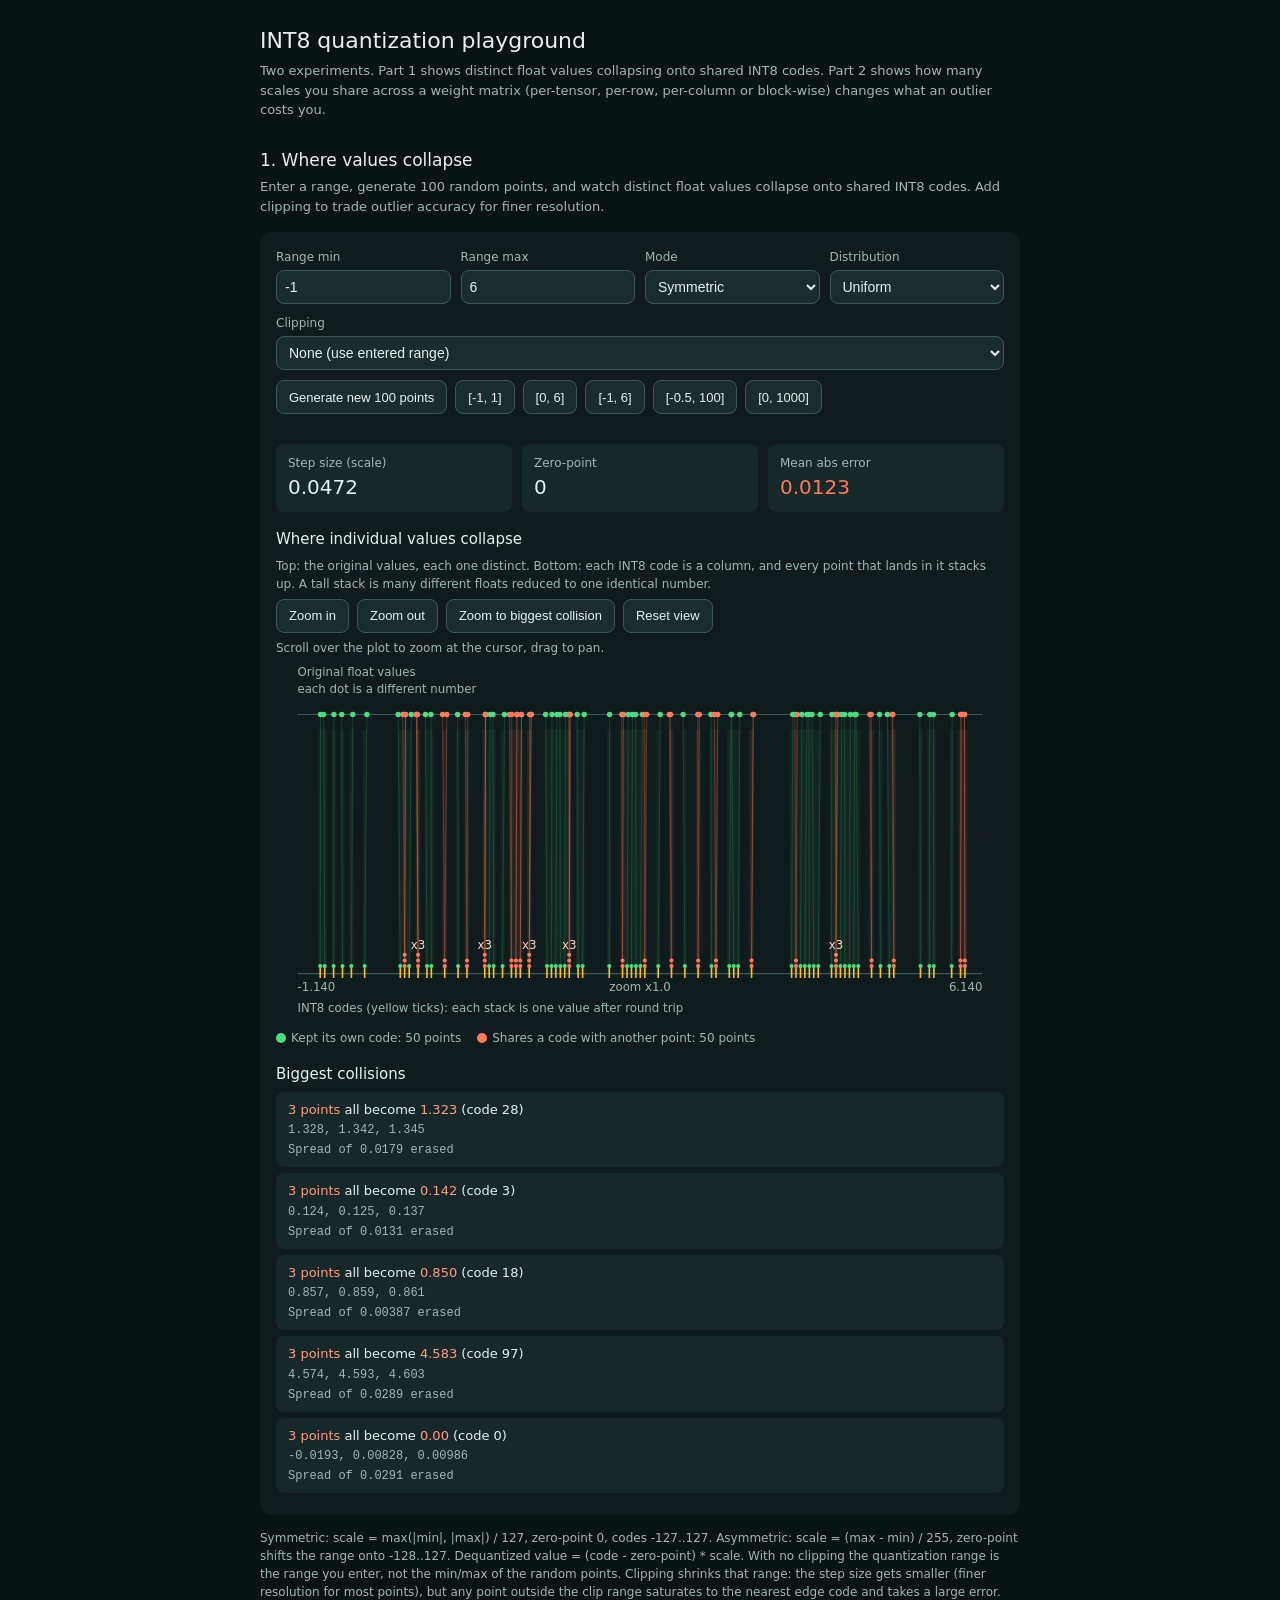
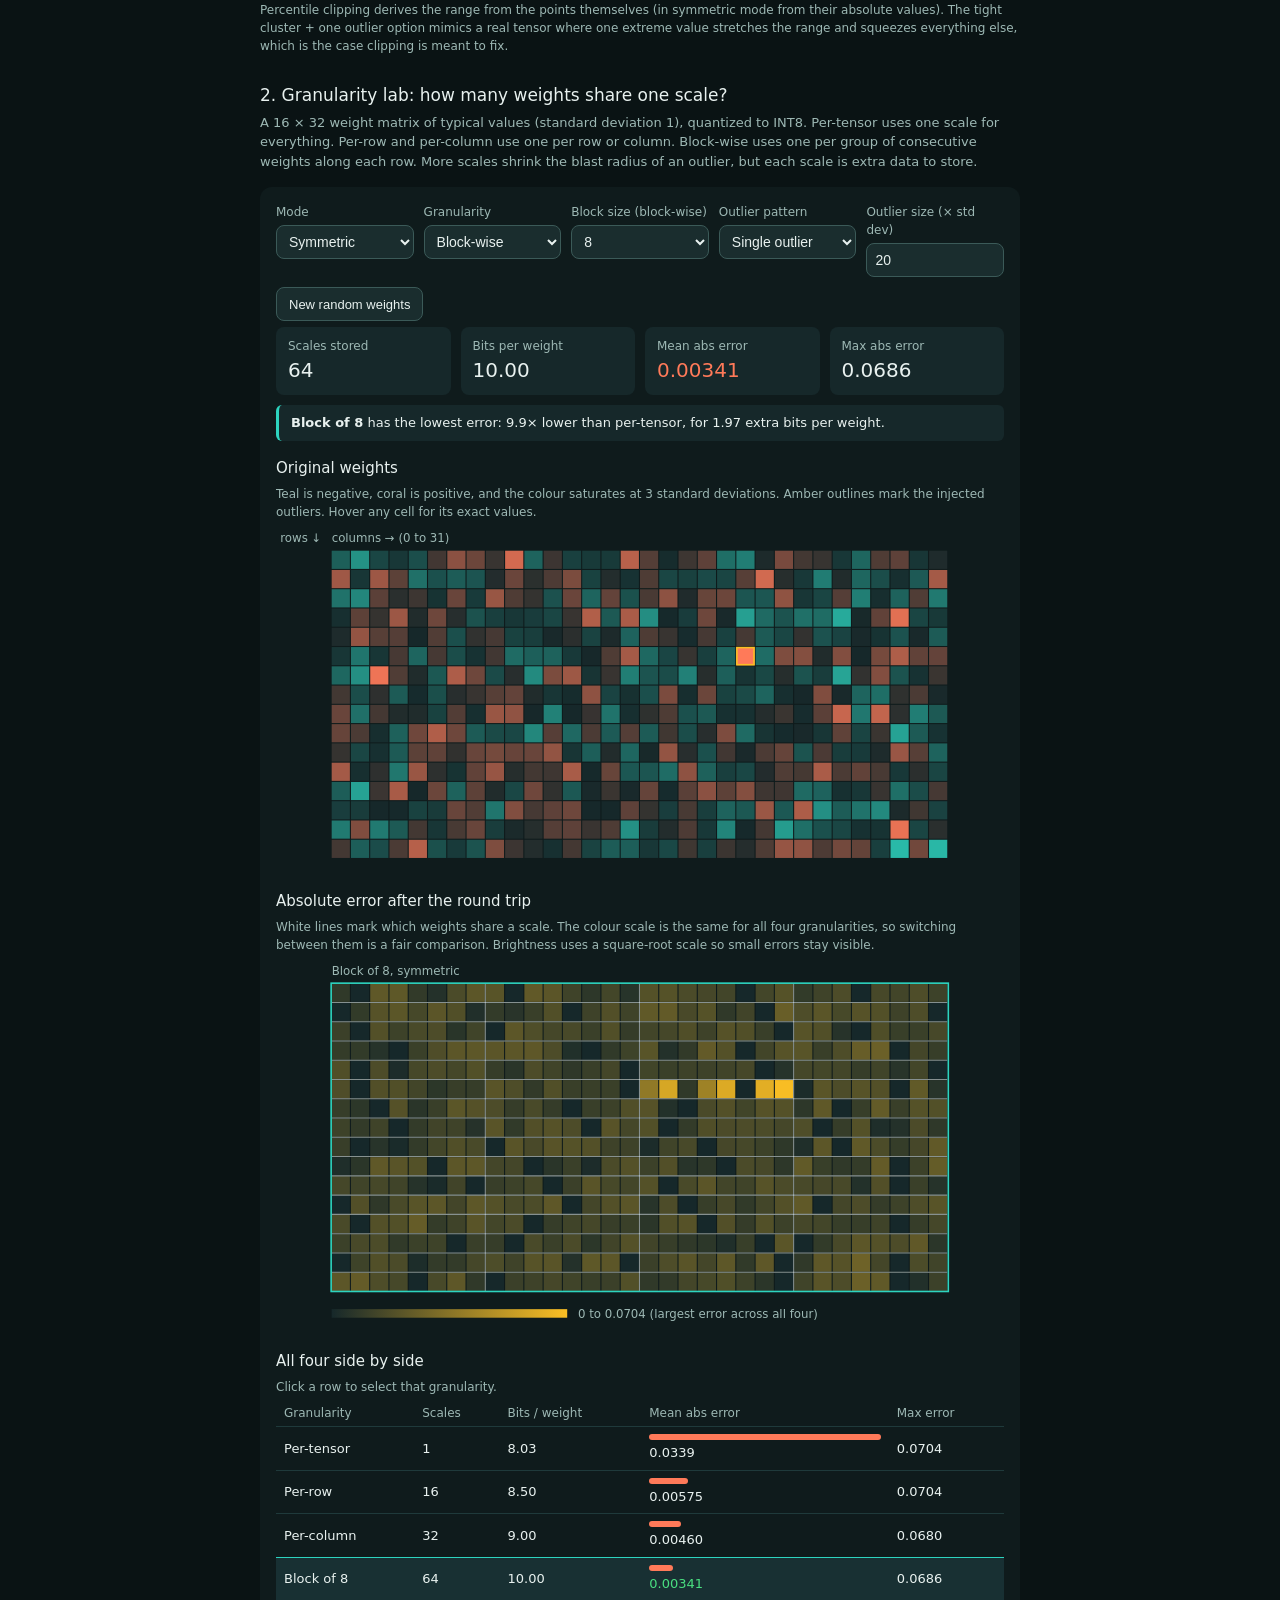
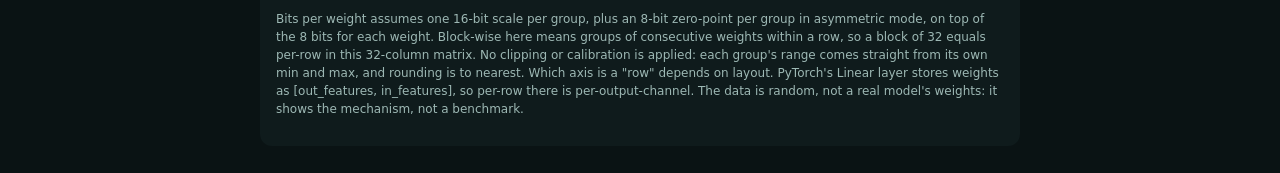
<file: quantization-playground/index.html>
<!DOCTYPE html>
<html lang="en">
<head>
<meta charset="UTF-8">
<meta name="viewport" content="width=device-width, initial-scale=1">
<title>INT8 quantization playground</title>
<style>
  body{margin:0;background:#0a1314;color:#e8f1ef;font-family:system-ui,-apple-system,"Segoe UI",Roboto,sans-serif;font-size:14px;line-height:1.5}
  .wrap{max-width:760px;margin:0 auto;padding:24px 16px}
  h1{font-size:22px;font-weight:500;margin:0 0 4px}
  h2{font-size:15px;font-weight:500;margin:16px 0 6px}
  .sub{color:#9db8b4;font-size:13px;margin:0 0 16px}
  .sec{font-size:17px;font-weight:500;margin:28px 0 4px}
  .card{background:#0f1b1c;border-radius:12px;padding:16px;margin-bottom:8px}
  .card label{font-size:12px;color:#9db8b4;display:block;margin-bottom:4px}
  .card input,.card select{background:#1a2d2e;color:#e8f1ef;border:1px solid #3b5a58;border-radius:8px;height:34px;padding:0 8px;width:100%;font-size:14px;box-sizing:border-box}
  .card button{background:#1a2d2e;color:#e8f1ef;border:1px solid #3b5a58;border-radius:8px;height:34px;padding:0 12px;font-size:13px;cursor:pointer}
  .card button:hover{background:#244042}
  .card .row{display:grid;grid-template-columns:repeat(auto-fit,minmax(130px,1fr));gap:10px;margin-bottom:10px}
  .card .m{background:#16282a;border-radius:8px;padding:10px 12px}
  .card .m span{display:block;font-size:12px;color:#9db8b4}
  .card .m b{font-size:20px;font-weight:500}
  .card .m.hero b{color:#ff7a59}
  .card .m.clipc b{color:#fbbf24}
  .cmp{width:100%;border-collapse:collapse;font-size:13px}
  .cmp th{font-weight:500;color:#9db8b4;text-align:left;font-size:12px;padding:4px 8px}
  .cmp td{padding:7px 8px;border-top:1px solid #1f3a3b}
  .cmp tbody tr{cursor:pointer}
  .cmp tbody tr:hover td{background:#14282a}
  .cmp tr.sel td{background:#183033;border-top-color:#2dd4bf}
  .cmp .bar{height:6px;border-radius:3px;background:#ff7a59;margin-bottom:3px}
  .cmp .best{color:#4ade80}
  .insight{background:#16282a;border-left:3px solid #2dd4bf;border-radius:6px;padding:8px 12px;font-size:13px;margin:8px 0}
  .note{font-size:12px;color:#9db8b4}
  .g{background:#16282a;border-radius:8px;padding:8px 12px;margin-bottom:6px;font-size:13px}
  .g b{font-weight:500;color:#ff9b80}
  .g span{font-family:ui-monospace,Menlo,Consolas,monospace;font-size:12px;color:#9db8b4}
  .dot{display:inline-block;width:10px;height:10px;border-radius:50%;margin-right:5px;vertical-align:-1px}
</style>
</head>
<body>
<div class="wrap">
  <h1>INT8 quantization playground</h1>
  <p class="sub">Two experiments. Part 1 shows distinct float values collapsing onto shared INT8 codes. Part 2 shows how many scales you share across a weight matrix (per-tensor, per-row, per-column or block-wise) changes what an outlier costs you.</p>
  <h2 class="sec">1. Where values collapse</h2>
  <p class="sub">Enter a range, generate 100 random points, and watch distinct float values collapse onto shared INT8 codes. Add clipping to trade outlier accuracy for finer resolution.</p>
  <div id="qs" class="card">
    <div class="row">
      <div><label for="lo">Range min</label><input id="lo" type="number" value="-1" step="any"></div>
      <div><label for="hi">Range max</label><input id="hi" type="number" value="6" step="any"></div>
      <div><label for="mode">Mode</label><select id="mode"><option value="sym">Symmetric</option><option value="asym">Asymmetric</option></select></div>
      <div><label for="dist">Distribution</label><select id="dist"><option value="uni">Uniform</option><option value="gau">Gaussian (clustered)</option><option value="out">Tight cluster + one outlier</option></select></div>
    </div>
    <div class="row">
      <div><label for="clip">Clipping</label><select id="clip"><option value="none">None (use entered range)</option><option value="pct">Percentile of points</option><option value="man">Manual clip range</option></select></div>
      <div id="pctbox" style="display:none"><label for="pct">Keep central % of points</label><input id="pct" type="number" value="99" min="1" max="100" step="0.5"></div>
      <div id="manbox1" style="display:none"><label for="cmin">Clip min</label><input id="cmin" type="number" value="-1" step="any"></div>
      <div id="manbox2" style="display:none"><label for="cmax">Clip max</label><input id="cmax" type="number" value="3" step="any"></div>
    </div>
    <div style="display:flex;gap:8px;flex-wrap:wrap;margin-bottom:6px">
      <button id="go">Generate new 100 points</button>
      <button data-p="-1,1">[-1, 1]</button>
      <button data-p="0,6">[0, 6]</button>
      <button data-p="-1,6">[-1, 6]</button>
      <button data-p="-0.5,100">[-0.5, 100]</button>
      <button data-p="0,1000">[0, 1000]</button>
    </div>
    <div id="err" style="color:#ff7a59;font-size:13px;min-height:18px;margin-bottom:6px"></div>
    <div class="row" id="metrics"></div>

    <h2>Where individual values collapse</h2>
    <div class="note" style="margin-bottom:4px">Top: the original values, each one distinct. Bottom: each INT8 code is a column, and every point that lands in it stacks up. A tall stack is many different floats reduced to one identical number.</div>
    <div style="display:flex;gap:8px;align-items:center;flex-wrap:wrap;margin:6px 0">
      <button id="zin" aria-label="Zoom in">Zoom in</button>
      <button id="zout" aria-label="Zoom out">Zoom out</button>
      <button id="zbig">Zoom to biggest collision</button>
      <button id="zreset">Reset view</button>
    </div>
    <div class="note" style="margin-bottom:4px">Scroll over the plot to zoom at the cursor, drag to pan.</div>
    <svg id="strip" viewBox="0 0 680 335" width="100%" style="cursor:grab;touch-action:none" role="img" aria-label="Original float values on top, with points stacking in columns by the INT8 code they collapse into"></svg>
    <div class="note" id="legend" style="display:flex;gap:16px;flex-wrap:wrap;margin-top:4px"></div>

    <h2>Biggest collisions</h2>
    <div id="coll"></div>
  </div>
  <p class="note" style="margin-top:14px">
    Symmetric: scale = max(|min|, |max|) / 127, zero-point 0, codes -127..127.
    Asymmetric: scale = (max - min) / 255, zero-point shifts the range onto -128..127.
    Dequantized value = (code - zero-point) * scale. With no clipping the quantization range is the range you enter, not the min/max of the random points.
    Clipping shrinks that range: the step size gets smaller (finer resolution for most points), but any point outside the clip range saturates to the nearest edge code and takes a large error. Percentile clipping derives the range from the points themselves (in symmetric mode from their absolute values).
    The tight cluster + one outlier option mimics a real tensor where one extreme value stretches the range and squeezes everything else, which is the case clipping is meant to fix.
  </p>

  <h2 class="sec">2. Granularity lab: how many weights share one scale?</h2>
  <p class="sub">A 16 &times; 32 weight matrix of typical values (standard deviation 1), quantized to INT8. Per-tensor uses one scale for everything. Per-row and per-column use one per row or column. Block-wise uses one per group of consecutive weights along each row. More scales shrink the blast radius of an outlier, but each scale is extra data to store.</p>
  <div class="card" id="mx">
    <div class="row">
      <div><label for="m-mode">Mode</label><select id="m-mode"><option value="sym">Symmetric</option><option value="asym">Asymmetric</option></select></div>
      <div><label for="m-gran">Granularity</label><select id="m-gran"><option value="tensor">Per-tensor</option><option value="row">Per-row</option><option value="col">Per-column</option><option value="block" selected>Block-wise</option></select></div>
      <div><label for="m-b">Block size (block-wise)</label><select id="m-b"><option value="2">2</option><option value="4">4</option><option value="8" selected>8</option><option value="16">16</option><option value="32">32</option></select></div>
      <div><label for="m-out">Outlier pattern</label><select id="m-out"><option value="none">None</option><option value="one" selected>Single outlier</option><option value="few">Five scattered outliers</option><option value="col">One outlier column</option><option value="row">One outlier row</option></select></div>
      <div><label for="m-mag">Outlier size (&times; std dev)</label><input id="m-mag" type="number" value="20" min="1" step="1"></div>
    </div>
    <div style="display:flex;gap:8px;flex-wrap:wrap;margin-bottom:6px">
      <button id="m-new">New random weights</button>
    </div>
    <div class="row" id="m-metrics"></div>
    <div class="insight" id="m-insight"></div>

    <h2>Original weights</h2>
    <div class="note" style="margin-bottom:4px">Teal is negative, coral is positive, and the colour saturates at 3 standard deviations. Amber outlines mark the injected outliers. Hover any cell for its exact values.</div>
    <svg id="m-svg1" viewBox="0 0 680 320" width="100%" role="img" aria-label="Heatmap of a 16 by 32 weight matrix with outliers outlined"></svg>

    <h2>Absolute error after the round trip</h2>
    <div class="note" style="margin-bottom:4px" id="m-errnote"></div>
    <svg id="m-svg2" viewBox="0 0 680 345" width="100%" role="img" aria-label="Heatmap of absolute quantization error for the selected granularity"></svg>

    <h2>All four side by side</h2>
    <div class="note" style="margin-bottom:4px">Click a row to select that granularity.</div>
    <table class="cmp" id="m-cmp"></table>
    <p class="note" style="margin-top:10px">
      Bits per weight assumes one 16-bit scale per group, plus an 8-bit zero-point per group in asymmetric mode, on top of the 8 bits for each weight.
      Block-wise here means groups of consecutive weights within a row, so a block of 32 equals per-row in this 32-column matrix.
      No clipping or calibration is applied: each group's range comes straight from its own min and max, and rounding is to nearest.
      Which axis is a "row" depends on layout. PyTorch's Linear layer stores weights as [out_features, in_features], so per-row there is per-output-channel.
      The data is random, not a real model's weights: it shows the mechanism, not a benchmark.
    </p>
  </div>
</div>
<script>
const N=100;let pts=[];let view=null;let bigLevel=null;let lastS=1;
const $=id=>document.getElementById(id);
const fmt=x=>Math.abs(x)>=100?x.toFixed(1):Math.abs(x)>=1?x.toFixed(3):x.toPrecision(3);
function gauss(){let u=0,v=0;while(!u)u=Math.random();while(!v)v=Math.random();return Math.sqrt(-2*Math.log(u))*Math.cos(2*Math.PI*v)}
function gen(){
  const lo=parseFloat($('lo').value),hi=parseFloat($('hi').value);
  if(!(hi>lo)){return}
  const d=$('dist').value;
  pts=[];
  if(d==='out'){
    const c=(lo+hi)/2,w=(hi-lo)*0.02;
    for(let i=0;i<N-1;i++)pts.push(c-w/2+Math.random()*w);
    pts.push(hi);
    return;
  }
  for(let i=0;i<N;i++){
    if(d==='uni'){pts.push(lo+Math.random()*(hi-lo))}
    else{let x=(lo+hi)/2+gauss()*(hi-lo)/10;pts.push(Math.min(hi,Math.max(lo,x)))}
  }
}
function updateClipUI(){
  const m=$('clip').value;
  $('pctbox').style.display=m==='pct'?'':'none';
  $('manbox1').style.display=m==='man'?'':'none';
  $('manbox2').style.display=m==='man'?'':'none';
}
function run(){
  const lo=parseFloat($('lo').value),hi=parseFloat($('hi').value),mode=$('mode').value;
  const err=$('err');
  if(isNaN(lo)||isNaN(hi)){err.textContent='Enter both a min and a max.';return}
  if(!(hi>lo)){err.textContent='Max must be greater than min.';return}
  err.textContent='';
  if(!pts.length)gen();

  const cm=$('clip').value;
  let cl=lo,ch=hi,clipActive=false;
  if(cm==='pct'){
    const P=parseFloat($('pct').value);
    if(isNaN(P)||P<=0||P>100){err.textContent='Enter a percentage between 1 and 100.';return}
    if(mode==='sym'){
      const ab=pts.map(Math.abs).sort((x,y)=>x-y);
      const k=Math.min(N-1,Math.max(0,Math.floor(P/100*(N-1)+1e-9)));
      cl=-ab[k];ch=ab[k];
    }else{
      const srt=[...pts].sort((x,y)=>x-y);
      const ql=(1-P/100)/2,qu=1-ql;
      cl=srt[Math.min(N-1,Math.max(0,Math.ceil(ql*(N-1)-1e-9)))];
      ch=srt[Math.min(N-1,Math.max(0,Math.floor(qu*(N-1)+1e-9)))];
    }
    if(!(ch>cl)){err.textContent='That percentile collapses the clip range. Raise the percentage.';return}
    clipActive=true;
  }else if(cm==='man'){
    cl=parseFloat($('cmin').value);ch=parseFloat($('cmax').value);
    if(isNaN(cl)||isNaN(ch)){err.textContent='Enter both a clip min and a clip max.';return}
    if(!(ch>cl)){err.textContent='Clip max must be greater than clip min.';return}
    clipActive=true;
  }

  let s,zp,qmin,qmax;
  if(mode==='sym'){s=Math.max(Math.abs(cl),Math.abs(ch))/127;zp=0;qmin=-127;qmax=127}
  else{s=(ch-cl)/255;zp=-128-Math.round(cl/s);qmin=-128;qmax=127}
  lastS=s;
  const raw=pts.map(x=>Math.round(x/s)+zp);
  const clp=raw.map(c=>c<qmin||c>qmax);
  const q=raw.map(c=>Math.max(qmin,Math.min(qmax,c)));
  const dq=q.map(c=>(c-zp)*s);
  const mae=pts.reduce((acc,x,i)=>acc+Math.abs(x-dq[i]),0)/N;
  const nClip=clp.filter(Boolean).length;
  const cards=[['Step size (scale)',fmt(s),''],['Zero-point',zp,''],['Mean abs error',fmt(mae),' hero']];
  if(clipActive){
    cards.push(['Clip range',(mode==='sym'?'±'+fmt(ch):fmt(cl)+' to '+fmt(ch)),' clipc']);
    cards.push(['Clipped points',nClip,' clipc']);
  }
  $('metrics').innerHTML=cards.map(c=>'<div class="m'+c[2]+'"><span>'+c[0]+'</span><b>'+c[1]+'</b></div>').join('');

  const g=new Map();
  q.forEach((c,i)=>{if(!g.has(c))g.set(c,[]);g.get(c).push(i)});
  g.forEach(idx=>idx.sort((i,j)=>pts[i]-pts[j]));
  let shared=0,uniq=0;
  g.forEach(idx=>{if(idx.length>1)shared+=idx.length;else uniq++});
  const groups=[...g.entries()].filter(e=>e[1].length>1).sort((x,y)=>y[1].length-x[1].length);
  bigLevel=groups.length?(groups[0][0]-zp)*s:null;

  const W=640,X0=20,pad=(hi-lo)*0.02;
  if(!view)view=[lo-pad,hi+pad];
  const a=view[0],b=view[1];
  const X=v=>X0+(v-a)/(b-a)*W;
  const pxStep=s/(b-a)*W;
  const zf=(hi-lo)*1.04/(b-a);
  const TOP=50,BASE=285;
  const R=Math.max(1.5,Math.min(4,pxStep*0.45));
  const SP=2*R+1.5;
  const MAXV=Math.floor((BASE-110)/SP);
  const GREEN='#4ade80',CORAL='#ff7a59',AMBER='#fbbf24';
  const colFor=(i,n)=>clp[i]?AMBER:(n>1?CORAL:GREEN);
  let svg='<defs><clipPath id="cp"><rect x="20" y="0" width="640" height="300"/></clipPath></defs>';
  svg+='<line x1="20" y1="'+TOP+'" x2="660" y2="'+TOP+'" stroke="#3b5a58" stroke-width="1"/><line x1="20" y1="292" x2="660" y2="292" stroke="#3b5a58" stroke-width="1"/>';
  svg+='<g clip-path="url(#cp)">';
  g.forEach((idx,c)=>{
    const x=X((c-zp)*s),bw=Math.max(pxStep,1);
    const anyClip=idx.some(i=>clp[i]);
    svg+='<rect x="'+(x-bw/2).toFixed(1)+'" y="64" width="'+bw.toFixed(1)+'" height="'+(BASE+8-64)+'" fill="'+(anyClip?'rgba(251,191,36,0.12)':idx.length>1?'rgba(255,122,89,0.10)':'rgba(74,222,128,0.06)')+'"/>';
  });
  if(clipActive){
    [cl,ch].forEach(v=>{const x=X(v).toFixed(1);svg+='<line x1="'+x+'" y1="'+(TOP-6)+'" x2="'+x+'" y2="292" stroke="'+AMBER+'" stroke-width="1.2" stroke-dasharray="4 3"/>'});
  }
  g.forEach((idx,c)=>{
    const xs=X((c-zp)*s);
    idx.forEach((i,k)=>{
      const yk=BASE-Math.min(k,MAXV-1)*SP;
      svg+='<line x1="'+X(pts[i]).toFixed(1)+'" y1="'+TOP+'" x2="'+xs.toFixed(1)+'" y2="'+yk.toFixed(1)+'" stroke="'+colFor(i,idx.length)+'" stroke-opacity="'+(clp[i]?0.45:idx.length>1?0.28:0.18)+'" stroke-width="1"/>';
    });
  });
  const labels=[];
  g.forEach((idx,c)=>{
    const xs=X((c-zp)*s),n=idx.length;
    svg+='<line x1="'+xs.toFixed(1)+'" y1="286" x2="'+xs.toFixed(1)+'" y2="296" stroke="#fbbf24" stroke-width="1.5"/>';
    const vis=Math.min(n,MAXV);
    for(let k=0;k<vis;k++){svg+='<circle cx="'+xs.toFixed(1)+'" cy="'+(BASE-k*SP).toFixed(1)+'" r="'+R.toFixed(1)+'" fill="'+colFor(idx[k],n)+'"/>'}
    if(n>1&&(pxStep>=8||n>=3))labels.push({n:n,x:xs,y:BASE-(vis-1)*SP-R-4});
  });
  labels.sort((p,q)=>q.n-p.n);
  const placed=[];
  labels.forEach(L=>{
    const hw=(String(L.n).length+1)*3.4+2,box={l:L.x-hw,r:L.x+hw,t:L.y-11,b:L.y+2};
    if(placed.some(o=>box.l<o.r&&box.r>o.l&&box.t<o.b&&box.b>o.t))return;
    placed.push(box);
    svg+='<text x="'+L.x.toFixed(1)+'" y="'+L.y.toFixed(1)+'" font-size="11" fill="#ffd7cc" text-anchor="middle">x'+L.n+'</text>';
  });
  g.forEach((idx)=>{idx.forEach(i=>{svg+='<circle cx="'+X(pts[i]).toFixed(1)+'" cy="'+TOP+'" r="2.5" fill="'+colFor(i,idx.length)+'"/>'})});
  svg+='</g>';
  svg+='<text x="20" y="14" font-size="11" fill="#9db8b4">Original float values</text>';
  svg+='<text x="20" y="30" font-size="11" fill="#9db8b4">each dot is a different number</text>';
  svg+='<text x="20" y="308" font-size="11" fill="#9db8b4">'+fmt(a)+'</text><text x="340" y="308" font-size="11" fill="#9db8b4" text-anchor="middle">zoom x'+zf.toFixed(1)+'</text><text x="660" y="308" font-size="11" fill="#9db8b4" text-anchor="end">'+fmt(b)+'</text>';
  svg+='<text x="20" y="328" font-size="11" fill="#9db8b4">INT8 codes (yellow ticks): each stack is one value after round trip</text>';
  $('strip').innerHTML=svg;

  const nOwn=pts.filter((x,i)=>!clp[i]&&g.get(q[i]).length===1).length;
  const nShared=pts.filter((x,i)=>!clp[i]&&g.get(q[i]).length>1).length;
  let leg='<span><span class="dot" style="background:#4ade80"></span>Kept its own code: '+nOwn+' points</span><span><span class="dot" style="background:#ff7a59"></span>Shares a code with another point: '+nShared+' points</span>';
  if(clipActive)leg+='<span><span class="dot" style="background:#fbbf24"></span>Clipped, saturated to the edge: '+nClip+' points</span><span>Dashed lines mark the clip range</span>';
  $('legend').innerHTML=leg;

  $('coll').innerHTML=groups.length?groups.slice(0,5).map(([c,idx])=>{
    const vals=idx.map(i=>pts[i]);
    const sp=vals[vals.length-1]-vals[0];
    const shown=vals.slice(0,6).map(fmt).join(', ')+(vals.length>6?', +'+(vals.length-6)+' more':'');
    const k=idx.filter(i=>clp[i]).length;
    return '<div class="g"><b>'+idx.length+' points</b> all become <b>'+fmt((c-zp)*s)+'</b> (code '+c+')'+(k?' <span>includes '+k+' clipped</span>':'')+'<br><span>'+shown+'</span><br><span>Spread of '+fmt(sp)+' erased</span></div>';
  }).join(''):'<div class="note">No two points share a code in this setup. Try the tight cluster + outlier distribution, or a wider range.</div>';
}
$('go').onclick=()=>{gen();run()};
['lo','hi','mode'].forEach(id=>$(id).addEventListener('input',()=>{if(id!=='mode'){view=null;gen()}run()}));
$('dist').addEventListener('change',()=>{view=null;gen();run()});
$('clip').addEventListener('change',()=>{updateClipUI();run()});
['pct','cmin','cmax'].forEach(id=>$(id).addEventListener('input',run));
document.querySelectorAll('[data-p]').forEach(b=>b.onclick=()=>{const p=b.dataset.p.split(',');$('lo').value=p[0];$('hi').value=p[1];view=null;gen();run()});
function zoom(f,cx){
  const lo=parseFloat($('lo').value),hi=parseFloat($('hi').value);
  if(!view||!(hi>lo))return;
  const c=cx==null?(view[0]+view[1])/2:cx;
  const a=c-(c-view[0])*f,b=c+(view[1]-c)*f;
  const full=(hi-lo)*1.04;
  if(b-a>=full){view=null;run();return}
  if(b-a<full/5000)return;
  view=[a,b];run();
}
$('zin').onclick=()=>zoom(0.5);
$('zout').onclick=()=>zoom(2);
$('zreset').onclick=()=>{view=null;run()};
$('zbig').onclick=()=>{
  if(bigLevel==null){$('err').textContent='No shared codes to zoom to yet.';return}
  view=[bigLevel-20*lastS,bigLevel+20*lastS];run();
};
const st=$('strip');
function svgX(e){const r=st.getBoundingClientRect();return (e.clientX-r.left)/r.width*680}
function valAt(e){return view[0]+(svgX(e)-20)/640*(view[1]-view[0])}
st.addEventListener('wheel',e=>{e.preventDefault();if(view)zoom(e.deltaY<0?0.8:1.25,valAt(e))},{passive:false});
let drag=null;
st.addEventListener('pointerdown',e=>{if(!view)return;drag={x:svgX(e),v:[view[0],view[1]]};st.setPointerCapture(e.pointerId);st.style.cursor='grabbing'});
st.addEventListener('pointermove',e=>{if(!drag)return;const dx=(svgX(e)-drag.x)/640*(drag.v[1]-drag.v[0]);view=[drag.v[0]-dx,drag.v[1]-dx];run()});
st.addEventListener('pointerup',()=>{drag=null;st.style.cursor='grab'});
updateClipUI();
gen();run();

/* ---------- Part 2: granularity lab ---------- */
const MR=16,MC=32,CELL=18,MX0=52,OUT_R=5,OUT_C=21;
let mseed=42,mBase=null;
function rng(a){return function(){a|=0;a=a+0x6D2B79F5|0;let t=Math.imul(a^a>>>15,1|a);t=t+Math.imul(t^t>>>7,61|t)^t;return((t^t>>>14)>>>0)/4294967296}}
function mGen(seed){
  const r=rng(seed);
  const g=()=>{let u=0,v=0;while(!u)u=r();while(!v)v=r();return Math.sqrt(-2*Math.log(u))*Math.cos(2*Math.PI*v)};
  const base=[],aux=[],sgn=[];
  for(let i=0;i<MR*MC;i++){base.push(g());aux.push(r());sgn.push(r()<0.5?-1:1)}
  const few=new Set();
  while(few.size<5)few.add(Math.floor(r()*MR*MC));
  mBase={base,aux,sgn,few:[...few]};
}
function mWeights(){
  const pat=$('m-out').value,mg=parseFloat($('m-mag').value);
  const m=isNaN(mg)||mg<1?1:mg;
  const w=mBase.base.slice(),isOut=new Array(MR*MC).fill(false);
  const setOut=i=>{w[i]=mBase.sgn[i]*m*(0.8+0.4*mBase.aux[i]);isOut[i]=true};
  if(pat==='one')setOut(OUT_R*MC+OUT_C);
  else if(pat==='few')mBase.few.forEach(setOut);
  else if(pat==='col'){for(let r=0;r<MR;r++)setOut(r*MC+OUT_C)}
  else if(pat==='row'){for(let c=0;c<MC;c++)setOut(OUT_R*MC+c)}
  return {w,isOut};
}
function mGroups(kind,B){
  const G=[];
  if(kind==='tensor'){G.push([...Array(MR*MC).keys()])}
  else if(kind==='row'){for(let r=0;r<MR;r++){const g=[];for(let c=0;c<MC;c++)g.push(r*MC+c);G.push(g)}}
  else if(kind==='col'){for(let c=0;c<MC;c++){const g=[];for(let r=0;r<MR;r++)g.push(r*MC+c);G.push(g)}}
  else{for(let r=0;r<MR;r++)for(let c0=0;c0<MC;c0+=B){const g=[];for(let c=c0;c<Math.min(MC,c0+B);c++)g.push(r*MC+c);G.push(g)}}
  return G;
}
function mQuant(w,groups,mode){
  const dq=new Array(w.length);
  groups.forEach(g=>{
    let mn=Infinity,mx=-Infinity;
    g.forEach(i=>{if(w[i]<mn)mn=w[i];if(w[i]>mx)mx=w[i]});
    let s,zp,qmin,qmax;
    if(mode==='sym'){const a=Math.max(Math.abs(mn),Math.abs(mx));s=a>0?a/127:1;zp=0;qmin=-127;qmax=127}
    else{
      qmin=-128;qmax=127;
      if(mx>mn){s=(mx-mn)/255;zp=-128-Math.round(mn/s)}
      else{const a=Math.abs(mx);s=a>0?a/127:1;zp=0}
    }
    g.forEach(i=>{const q=Math.max(qmin,Math.min(qmax,Math.round(w[i]/s)+zp));dq[i]=(q-zp)*s});
  });
  return dq;
}
function mStats(w,dq,groups,mode){
  let sum=0,mxe=0;const err=new Array(w.length);
  for(let i=0;i<w.length;i++){const e=Math.abs(w[i]-dq[i]);err[i]=e;sum+=e;if(e>mxe)mxe=e}
  const n=groups.length;
  return {err,mae:sum/w.length,mxe,n,bits:8+n*(16+(mode==='asym'?8:0))/w.length};
}
const hexRGB=h=>[parseInt(h.slice(1,3),16),parseInt(h.slice(3,5),16),parseInt(h.slice(5,7),16)];
const mixC=(a,b,t)=>'rgb('+a.map((x,i)=>Math.round(x+(b[i]-x)*t)).join(',')+')';
const C_BG=hexRGB('#16282a'),C_TEAL=hexRGB('#2dd4bf'),C_CORAL=hexRGB('#ff7a59'),C_AMB=hexRGB('#fbbf24');
function mRun(){
  if(!mBase)mGen(mseed);
  const mode=$('m-mode').value,sel=$('m-gran').value,B=parseInt($('m-b').value,10);
  const {w,isOut}=mWeights();
  const kinds=[['tensor','Per-tensor'],['row','Per-row'],['col','Per-column'],['block','Block of '+B]];
  const res={};
  kinds.forEach(([k])=>{const G=mGroups(k,B);const dq=mQuant(w,G,mode);res[k]=Object.assign({G,dq},mStats(w,dq,G,mode))});
  const emax=Math.max.apply(null,kinds.map(([k])=>res[k].mxe))||1;
  const cur=res[sel],curLabel=kinds.find(k=>k[0]===sel)[1];

  const cards=[['Scales stored',cur.n,'']];
  if(mode==='asym')cards.push(['Zero-points stored',cur.n,'']);
  cards.push(['Bits per weight',cur.bits.toFixed(2),''],['Mean abs error',fmt(cur.mae),' hero'],['Max abs error',fmt(cur.mxe),'']);
  $('m-metrics').innerHTML=cards.map(c=>'<div class="m'+c[2]+'"><span>'+c[0]+'</span><b>'+c[1]+'</b></div>').join('');

  const bestK=kinds.reduce((a,b)=>res[b[0]].mae<res[a[0]].mae?b:a);
  const ratio=res.tensor.mae/res[bestK[0]].mae;
  let ins;
  if(ratio<1.1)ins='All four granularities land within about 10% of each other here, so extra scales mostly just cost storage. Try adding an outlier.';
  else ins='<b>'+bestK[1]+'</b> has the lowest error: '+ratio.toFixed(1)+'&times; lower than per-tensor, for '+(res[bestK[0]].bits-res.tensor.bits).toFixed(2)+' extra bits per weight.';
  $('m-insight').innerHTML=ins;

  const X=c=>MX0+c*CELL;
  let s1='<text x="4" y="16" font-size="11" fill="#9db8b4">rows &darr;</text><text x="'+MX0+'" y="16" font-size="11" fill="#9db8b4">columns &rarr; (0 to '+(MC-1)+')</text>';
  for(let r=0;r<MR;r++)for(let c=0;c<MC;c++){
    const i=r*MC+c,v=w[i],t=Math.min(1,Math.abs(v)/3);
    s1+='<rect x="'+X(c)+'" y="'+(24+r*CELL)+'" width="'+(CELL-1)+'" height="'+(CELL-1)+'" fill="'+(v<0?mixC(C_BG,C_TEAL,t):mixC(C_BG,C_CORAL,t))+'"><title>row '+r+', col '+c+': '+fmt(v)+'</title></rect>';
    if(isOut[i])s1+='<rect x="'+(X(c)+0.5)+'" y="'+(24.5+r*CELL)+'" width="'+(CELL-2)+'" height="'+(CELL-2)+'" fill="none" stroke="#fbbf24" stroke-width="1.5" pointer-events="none"/>';
  }
  $('m-svg1').innerHTML=s1;

  const bd=cur.dq,er=cur.err;
  let s2='<defs><linearGradient id="eg"><stop offset="0" stop-color="#16282a"/><stop offset="1" stop-color="#fbbf24"/></linearGradient></defs>';
  s2+='<text x="'+MX0+'" y="16" font-size="11" fill="#9db8b4">'+curLabel+', '+(mode==='sym'?'symmetric':'asymmetric')+'</text>';
  for(let r=0;r<MR;r++)for(let c=0;c<MC;c++){
    const i=r*MC+c,t=Math.sqrt(Math.min(1,er[i]/emax));
    s2+='<rect x="'+X(c)+'" y="'+(24+r*CELL)+'" width="'+(CELL-1)+'" height="'+(CELL-1)+'" fill="'+mixC(C_BG,C_AMB,t)+'"><title>row '+r+', col '+c+': '+fmt(w[i])+' becomes '+fmt(bd[i])+', error '+fmt(er[i])+'</title></rect>';
  }
  const LN='stroke="#e8f1ef" stroke-opacity="0.55" stroke-width="1" pointer-events="none"';
  const yb=24+MR*CELL,xr=X(MC)-1;
  if(sel==='row'||sel==='block')for(let r=1;r<MR;r++)s2+='<line x1="'+MX0+'" y1="'+(24+r*CELL-0.5)+'" x2="'+xr+'" y2="'+(24+r*CELL-0.5)+'" '+LN+'/>';
  if(sel==='col')for(let c=1;c<MC;c++)s2+='<line x1="'+(X(c)-0.5)+'" y1="24" x2="'+(X(c)-0.5)+'" y2="'+(yb-1)+'" '+LN+'/>';
  if(sel==='block')for(let c=B;c<MC;c+=B)s2+='<line x1="'+(X(c)-0.5)+'" y1="24" x2="'+(X(c)-0.5)+'" y2="'+(yb-1)+'" '+LN+'/>';
  s2+='<rect x="'+(MX0-0.5)+'" y="23.5" width="'+(xr-MX0+1.5)+'" height="'+(MR*CELL)+'" fill="none" stroke="#2dd4bf" stroke-width="1.5" pointer-events="none"/>';
  s2+='<rect x="'+MX0+'" y="'+(yb+16)+'" width="220" height="8" fill="url(#eg)"/>';
  s2+='<text x="'+(MX0+230)+'" y="'+(yb+24)+'" font-size="11" fill="#9db8b4">0 to '+fmt(emax)+' (largest error across all four)</text>';
  $('m-svg2').innerHTML=s2;
  $('m-errnote').innerHTML='White lines mark which weights share a scale'+(sel==='tensor'?' (here: all of them, so there are none)':'')+'. The colour scale is the same for all four granularities, so switching between them is a fair comparison. Brightness uses a square-root scale so small errors stay visible.';

  const best=Math.min.apply(null,kinds.map(([k])=>res[k].mae)),mm=Math.max.apply(null,kinds.map(([k])=>res[k].mae))||1;
  let t='<thead><tr><th>Granularity</th><th>Scales</th><th>Bits / weight</th><th style="width:34%">Mean abs error</th><th>Max error</th></tr></thead><tbody>';
  kinds.forEach(([k,label])=>{
    const r=res[k];
    t+='<tr data-k="'+k+'" class="'+(k===sel?'sel':'')+'"><td>'+label+'</td><td>'+r.n+'</td><td>'+r.bits.toFixed(2)+'</td><td class="'+(r.mae===best?'best':'')+'"><div class="bar" style="width:'+Math.max(2,r.mae/mm*100).toFixed(1)+'%"></div>'+fmt(r.mae)+'</td><td>'+fmt(r.mxe)+'</td></tr>';
  });
  $('m-cmp').innerHTML=t+'</tbody>';
  document.querySelectorAll('#m-cmp tr[data-k]').forEach(tr=>tr.onclick=()=>{$('m-gran').value=tr.dataset.k;mRun()});
}
['m-mode','m-gran','m-b','m-out'].forEach(id=>$(id).addEventListener('change',mRun));
$('m-mag').addEventListener('input',mRun);
$('m-new').onclick=()=>{mseed=(Math.random()*1e9)|0;mGen(mseed);mRun()};
mRun();
</script>
</body>
</html>
</file>
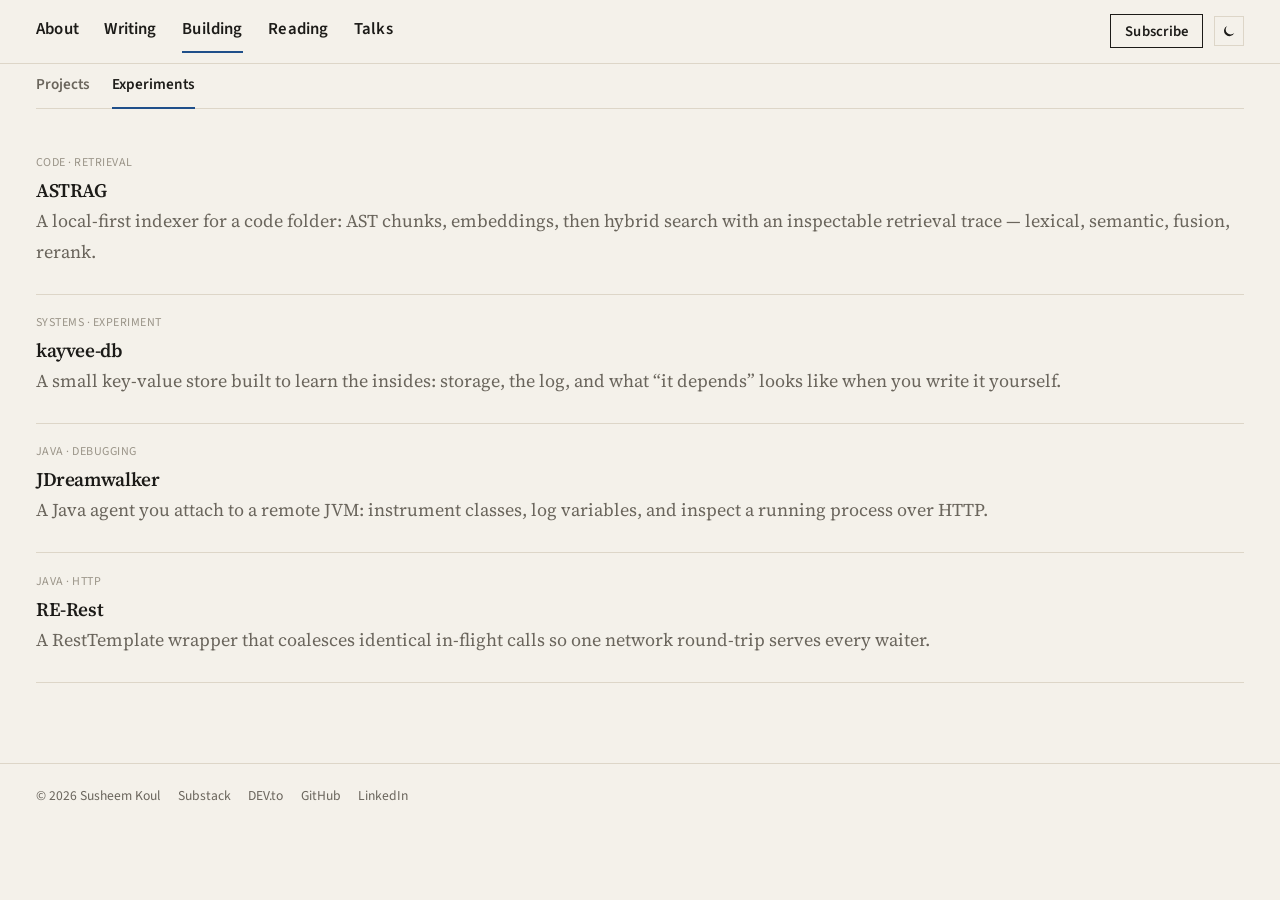
<file: building-experiments.html>
<!DOCTYPE html>
<html lang="en">
<head>
  <meta charset="utf-8">
  <meta name="viewport" content="width=device-width, initial-scale=1">
  <title>Experiments · Building · Susheem Koul</title>
  <script>
    (function () {
      try {
        var t = localStorage.getItem("theme");
        if (t !== "dark" && t !== "light") t = "light";
        document.documentElement.setAttribute("data-theme", t);
      } catch (e) {
        document.documentElement.setAttribute("data-theme", "light");
      }
    })();
  </script>
  <link rel="preconnect" href="https://fonts.googleapis.com">
  <link rel="preconnect" href="https://fonts.gstatic.com" crossorigin>
  <link href="https://fonts.googleapis.com/css2?family=Source+Sans+3:ital,wght@0,400;0,600;1,400&family=Source+Serif+4:ital,opsz,wght@0,8..60,400;0,8..60,600;1,8..60,400;1,8..60,600&display=swap" rel="stylesheet">
  <link rel="stylesheet" href="assets/css/site.css">
  <link rel="icon" href="assets/img/favicon.svg" type="image/svg+xml">
  <link rel="apple-touch-icon" href="assets/img/favicon.svg">
</head>
<body>
  <a class="skip" href="#main">Skip to content</a>
  <header class="site-header">
    <nav class="nav" aria-label="Primary">
      <a href="index.html">About</a>
      <a href="writing.html">Writing</a>
      <a href="building.html" aria-current="page">Building</a>
      <a href="reading.html">Reading</a>
      <a href="talks.html">Talks</a>
    </nav>
    <div class="header-actions">
      <a class="subscribe" href="https://susheemk.substack.com/">Subscribe</a>
      <button class="theme-toggle" type="button" aria-label="Toggle theme">
        <svg class="icon-moon" viewBox="0 0 24 24" aria-hidden="true"><path d="M21 14.3A8.5 8.5 0 1 1 9.7 3 7 7 0 0 0 21 14.3z"/></svg>
        <svg class="icon-sun" viewBox="0 0 24 24" aria-hidden="true"><circle cx="12" cy="12" r="4"/><path d="M12 3v2M12 19v2M4.2 4.2l1.4 1.4M18.4 18.4l1.4 1.4M3 12h2M19 12h2M4.2 19.8l1.4-1.4M18.4 5.6l1.4-1.4"/></svg>
      </button>
    </div>
  </header>

  <main id="main" class="wrap">
    <h1 class="visually-hidden">Building</h1>
    <nav class="subnav" aria-label="Building">
      <a href="building.html">Projects</a>
      <a href="building-experiments.html" aria-current="page">Experiments</a>
    </nav>

    <article class="experiment">
      <p class="status">Code · retrieval</p>
      <h3><a href="https://github.com/susheem-k/ASTRAG">ASTRAG</a></h3>
      <p>A local-first indexer for a code folder: AST chunks, embeddings, then hybrid search with an inspectable retrieval trace — lexical, semantic, fusion, rerank.</p>
    </article>

    <article class="experiment">
      <p class="status">Systems · experiment</p>
      <h3><a href="https://github.com/susheem-k/kayvee-db">kayvee-db</a></h3>
      <p>A small key-value store built to learn the insides: storage, the log, and what “it depends” looks like when you write it yourself.</p>
    </article>

    <article class="experiment">
      <p class="status">Java · debugging</p>
      <h3><a href="https://github.com/susheem-k/jdreamwalker">JDreamwalker</a></h3>
      <p>A Java agent you attach to a remote JVM: instrument classes, log variables, and inspect a running process over HTTP.</p>
    </article>

    <article class="experiment">
      <p class="status">Java · HTTP</p>
      <h3><a href="https://github.com/susheem-k-zz/re-rest">RE-Rest</a></h3>
      <p>A RestTemplate wrapper that coalesces identical in-flight calls so one network round-trip serves every waiter.</p>
    </article>
  </main>

  <footer>
    <span>© 2026 Susheem Koul</span>
    <a href="https://susheemk.substack.com/">Substack</a>
    <a href="https://dev.to/susheem-k">DEV.to</a>
    <a href="https://github.com/susheem-k">GitHub</a>
    <a href="https://linkedin.com/in/susheemkoul">LinkedIn</a>
  </footer>
  <script src="assets/js/site.js"></script>
</body>
</html>
</file>
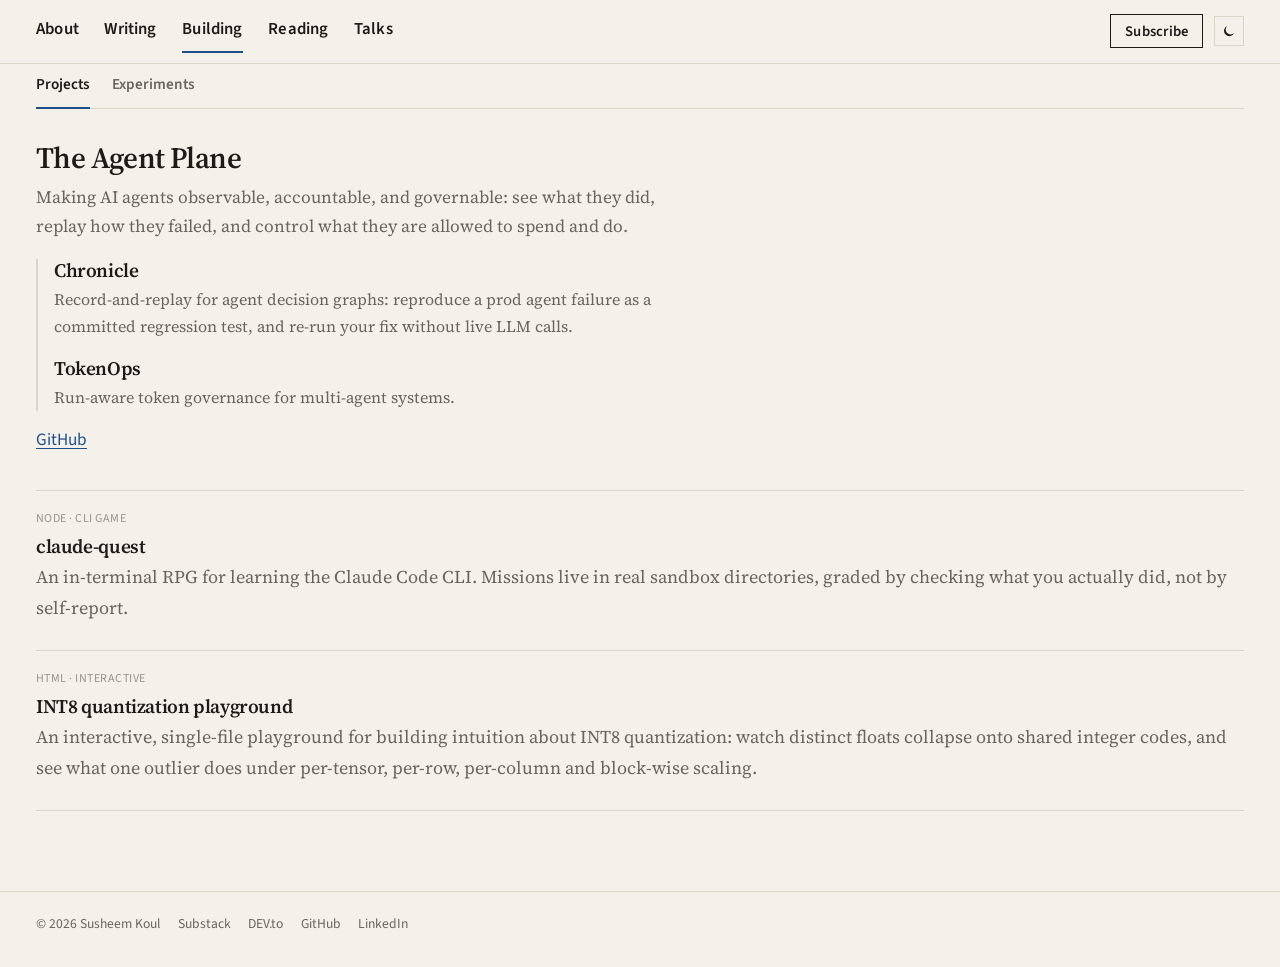
<file: building.html>
<!DOCTYPE html>
<html lang="en">
<head>
  <meta charset="utf-8">
  <meta name="viewport" content="width=device-width, initial-scale=1">
  <title>Building · Susheem Koul</title>
  <script>
    (function () {
      try {
        var t = localStorage.getItem("theme");
        if (t !== "dark" && t !== "light") t = "light";
        document.documentElement.setAttribute("data-theme", t);
      } catch (e) {
        document.documentElement.setAttribute("data-theme", "light");
      }
    })();
  </script>
  <link rel="preconnect" href="https://fonts.googleapis.com">
  <link rel="preconnect" href="https://fonts.gstatic.com" crossorigin>
  <link href="https://fonts.googleapis.com/css2?family=Source+Sans+3:ital,wght@0,400;0,600;1,400&family=Source+Serif+4:ital,opsz,wght@0,8..60,400;0,8..60,600;1,8..60,400;1,8..60,600&display=swap" rel="stylesheet">
  <link rel="stylesheet" href="assets/css/site.css">
  <link rel="icon" href="assets/img/favicon.svg" type="image/svg+xml">
  <link rel="apple-touch-icon" href="assets/img/favicon.svg">
</head>
<body>
  <a class="skip" href="#main">Skip to content</a>
  <header class="site-header">
    <nav class="nav" aria-label="Primary">
      <a href="index.html">About</a>
      <a href="writing.html">Writing</a>
      <a href="building.html" aria-current="page">Building</a>
      <a href="reading.html">Reading</a>
      <a href="talks.html">Talks</a>
    </nav>
    <div class="header-actions">
      <a class="subscribe" href="https://susheemk.substack.com/">Subscribe</a>
      <button class="theme-toggle" type="button" aria-label="Toggle theme">
        <svg class="icon-moon" viewBox="0 0 24 24" aria-hidden="true"><path d="M21 14.3A8.5 8.5 0 1 1 9.7 3 7 7 0 0 0 21 14.3z"/></svg>
        <svg class="icon-sun" viewBox="0 0 24 24" aria-hidden="true"><circle cx="12" cy="12" r="4"/><path d="M12 3v2M12 19v2M4.2 4.2l1.4 1.4M18.4 18.4l1.4 1.4M3 12h2M19 12h2M4.2 19.8l1.4-1.4M18.4 5.6l1.4-1.4"/></svg>
      </button>
    </div>
  </header>

  <main id="main" class="wrap">
    <h1 class="visually-hidden">Building</h1>
    <nav class="subnav" aria-label="Building">
      <a href="building.html" aria-current="page">Projects</a>
      <a href="building-experiments.html">Experiments</a>
    </nav>

    <article class="experiment star">
      <h2><a href="https://github.com/theagentplane">The Agent Plane</a></h2>
      <p>Making AI agents observable, accountable, and governable: see what they did, replay how they failed, and control what they are allowed to spend and do.</p>
      <div class="subprojects">
        <div class="sub">
          <h3><a href="https://github.com/theagentplane/chronicle">Chronicle</a></h3>
          <p>Record-and-replay for agent decision graphs: reproduce a prod agent failure as a committed regression test, and re-run your fix without live LLM calls.</p>
        </div>
        <div class="sub">
          <h3><a href="https://github.com/theagentplane/tokenops">TokenOps</a></h3>
          <p>Run-aware token governance for multi-agent systems.</p>
        </div>
      </div>
      <p class="more">
        <a href="https://github.com/theagentplane">GitHub</a>
      </p>
    </article>

    <article class="experiment">
      <p class="status">Node · CLI game</p>
      <h3><a href="https://github.com/susheem-k/claude-quest">claude-quest</a></h3>
      <p>An in-terminal RPG for learning the Claude Code CLI. Missions live in real sandbox directories, graded by checking what you actually did, not by self-report.</p>
    </article>

    <article class="experiment">
      <p class="status">HTML · Interactive</p>
      <h3><a href="quantization-playground/">INT8 quantization playground</a></h3>
      <p>An interactive, single-file playground for building intuition about INT8 quantization: watch distinct floats collapse onto shared integer codes, and see what one outlier does under per-tensor, per-row, per-column and block-wise scaling.</p>
    </article>
  </main>

  <footer>
    <span>© 2026 Susheem Koul</span>
    <a href="https://susheemk.substack.com/">Substack</a>
    <a href="https://dev.to/susheem-k">DEV.to</a>
    <a href="https://github.com/susheem-k">GitHub</a>
    <a href="https://linkedin.com/in/susheemkoul">LinkedIn</a>
  </footer>
  <script src="assets/js/site.js"></script>
</body>
</html>
</file>
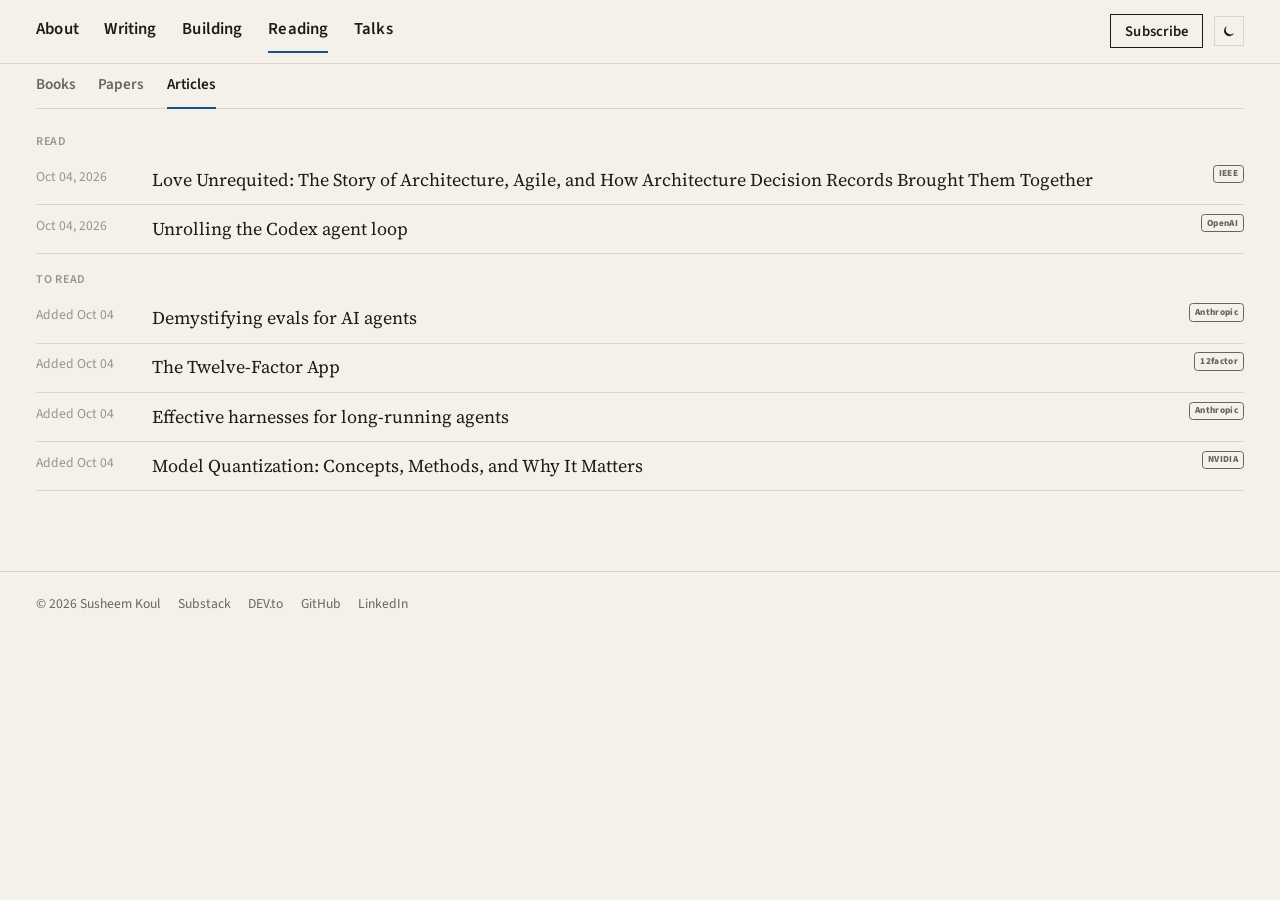
<file: reading-articles.html>
<!DOCTYPE html>
<html lang="en">
<head>
  <meta charset="utf-8">
  <meta name="viewport" content="width=device-width, initial-scale=1">
  <title>Articles · Reading · Susheem Koul</title>
  <script>
    (function () {
      try {
        var t = localStorage.getItem("theme");
        if (t !== "dark" && t !== "light") t = "light";
        document.documentElement.setAttribute("data-theme", t);
      } catch (e) {
        document.documentElement.setAttribute("data-theme", "light");
      }
    })();
  </script>
  <link rel="preconnect" href="https://fonts.googleapis.com">
  <link rel="preconnect" href="https://fonts.gstatic.com" crossorigin>
  <link href="https://fonts.googleapis.com/css2?family=Source+Sans+3:ital,wght@0,400;0,600;1,400&family=Source+Serif+4:ital,opsz,wght@0,8..60,400;0,8..60,600;1,8..60,400;1,8..60,600&display=swap" rel="stylesheet">
  <link rel="stylesheet" href="assets/css/site.css">
  <link rel="icon" href="assets/img/favicon.svg" type="image/svg+xml">
  <link rel="apple-touch-icon" href="assets/img/favicon.svg">
</head>
<body>
  <a class="skip" href="#main">Skip to content</a>
  <header class="site-header">
    <nav class="nav" aria-label="Primary">
      <a href="index.html">About</a>
      <a href="writing.html">Writing</a>
      <a href="building.html">Building</a>
      <a href="reading.html" aria-current="page">Reading</a>
      <a href="talks.html">Talks</a>
    </nav>
    <div class="header-actions">
      <a class="subscribe" href="https://susheemk.substack.com/">Subscribe</a>
      <button class="theme-toggle" type="button" aria-label="Toggle theme">
        <svg class="icon-moon" viewBox="0 0 24 24" aria-hidden="true"><path d="M21 14.3A8.5 8.5 0 1 1 9.7 3 7 7 0 0 0 21 14.3z"/></svg>
        <svg class="icon-sun" viewBox="0 0 24 24" aria-hidden="true"><circle cx="12" cy="12" r="4"/><path d="M12 3v2M12 19v2M4.2 4.2l1.4 1.4M18.4 18.4l1.4 1.4M3 12h2M19 12h2M4.2 19.8l1.4-1.4M18.4 5.6l1.4-1.4"/></svg>
      </button>
    </div>
  </header>

  <main id="main" class="wrap wide">
    <h1 class="visually-hidden">Reading</h1>
    <nav class="subnav" aria-label="Reading">
      <a href="reading.html">Books</a>
      <a href="reading-papers.html">Papers</a>
      <a href="reading-articles.html" aria-current="page">Articles</a>
    </nav>
    <h2 class="subhead">Read</h2>
    <ul class="feed">
      <li>
        <time datetime="2026-10-04">Oct 04, 2026</time>
        <a class="feed-title" href="https://ieeexplore.ieee.org/document/9801811">Love Unrequited: The Story of Architecture, Agile, and How Architecture Decision Records Brought Them Together</a>
        <span class="sources">
          <a class="source source-dev" href="https://ieeexplore.ieee.org/document/9801811" title="IEEE Xplore" aria-label="Read on IEEE Xplore">IEEE</a>
        </span>
      </li>
      <li>
        <time datetime="2026-10-04">Oct 04, 2026</time>
        <a class="feed-title" href="https://openai.com/index/unrolling-the-codex-agent-loop/">Unrolling the Codex agent loop</a>
        <span class="sources">
          <a class="source source-dev" href="https://openai.com/index/unrolling-the-codex-agent-loop/" title="OpenAI" aria-label="Read on OpenAI">OpenAI</a>
        </span>
      </li>
    </ul>

    <h2 class="subhead">To read</h2>
    <ul class="feed">
      <li>
        <span class="meta">Added Oct 04</span>
        <a class="feed-title" href="https://www.anthropic.com/engineering/demystifying-evals-for-ai-agents">Demystifying evals for AI agents</a>
        <span class="sources">
          <a class="source source-dev" href="https://www.anthropic.com/engineering/demystifying-evals-for-ai-agents" title="Anthropic" aria-label="Read on Anthropic">Anthropic</a>
        </span>
      </li>
      <li>
        <span class="meta">Added Oct 04</span>
        <a class="feed-title" href="https://12factor.net/">The Twelve-Factor App</a>
        <span class="sources">
          <a class="source source-dev" href="https://12factor.net/" title="12factor.net" aria-label="Read on 12factor.net">12factor</a>
        </span>
      </li>
      <li>
        <span class="meta">Added Oct 04</span>
        <a class="feed-title" href="https://www.anthropic.com/engineering/effective-harnesses-for-long-running-agents">Effective harnesses for long-running agents</a>
        <span class="sources">
          <a class="source source-dev" href="https://www.anthropic.com/engineering/effective-harnesses-for-long-running-agents" title="Anthropic" aria-label="Read on Anthropic">Anthropic</a>
        </span>
      </li>
      <li>
        <span class="meta">Added Oct 04</span>
        <a class="feed-title" href="https://developer.nvidia.com/blog/model-quantization-concepts-methods-and-why-it-matters/">Model Quantization: Concepts, Methods, and Why It Matters</a>
        <span class="sources">
          <a class="source source-dev" href="https://developer.nvidia.com/blog/model-quantization-concepts-methods-and-why-it-matters/" title="NVIDIA" aria-label="Read on NVIDIA">NVIDIA</a>
        </span>
      </li>
    </ul>
  </main>

  <footer>
    <span>© 2026 Susheem Koul</span>
    <a href="https://susheemk.substack.com/">Substack</a>
    <a href="https://dev.to/susheem-k">DEV.to</a>
    <a href="https://github.com/susheem-k">GitHub</a>
    <a href="https://linkedin.com/in/susheemkoul">LinkedIn</a>
  </footer>
  <script src="assets/js/site.js"></script>
</body>
</html>
</file>
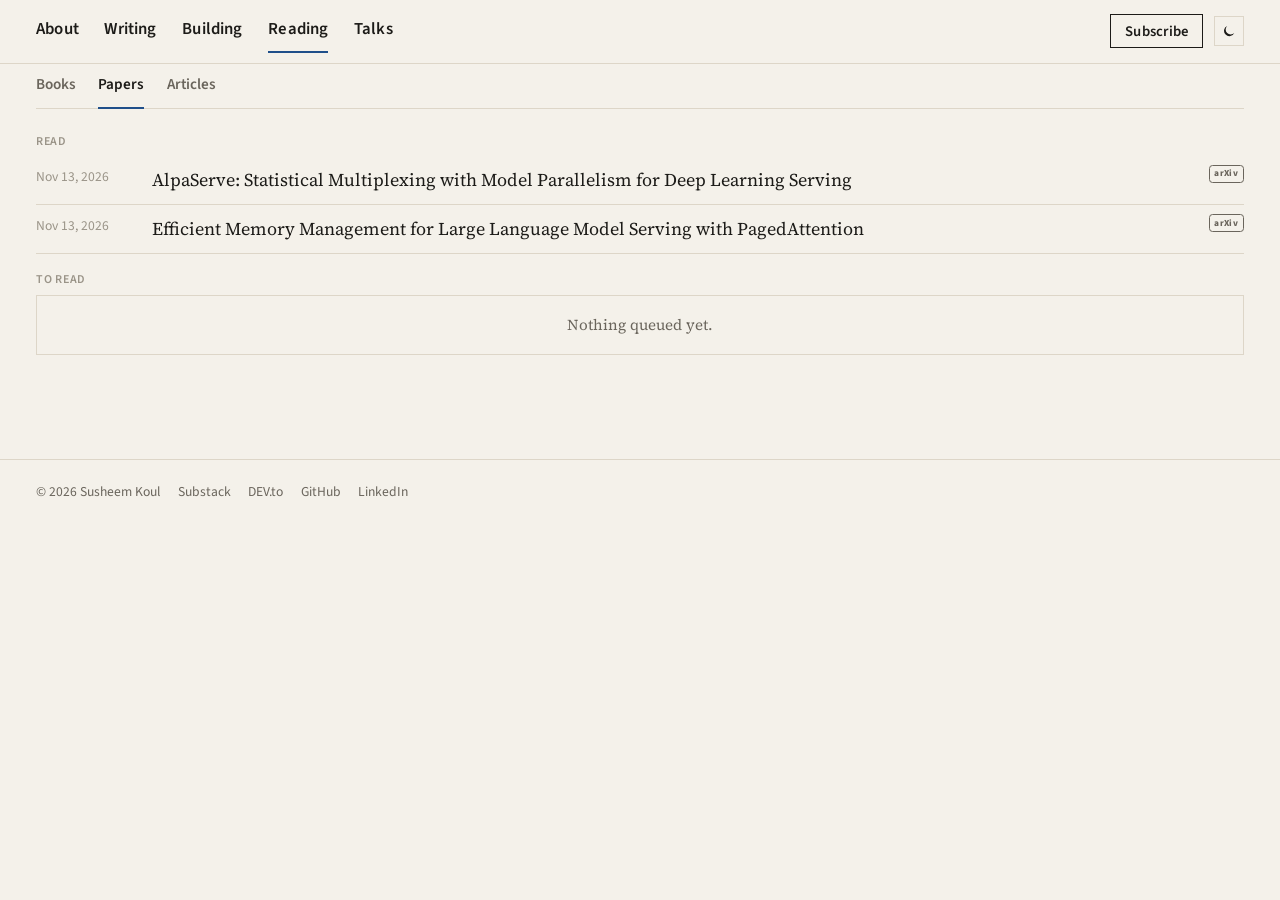
<file: reading-papers.html>
<!DOCTYPE html>
<html lang="en">
<head>
  <meta charset="utf-8">
  <meta name="viewport" content="width=device-width, initial-scale=1">
  <title>Papers · Reading · Susheem Koul</title>
  <script>
    (function () {
      try {
        var t = localStorage.getItem("theme");
        if (t !== "dark" && t !== "light") t = "light";
        document.documentElement.setAttribute("data-theme", t);
      } catch (e) {
        document.documentElement.setAttribute("data-theme", "light");
      }
    })();
  </script>
  <link rel="preconnect" href="https://fonts.googleapis.com">
  <link rel="preconnect" href="https://fonts.gstatic.com" crossorigin>
  <link href="https://fonts.googleapis.com/css2?family=Source+Sans+3:ital,wght@0,400;0,600;1,400&family=Source+Serif+4:ital,opsz,wght@0,8..60,400;0,8..60,600;1,8..60,400;1,8..60,600&display=swap" rel="stylesheet">
  <link rel="stylesheet" href="assets/css/site.css">
  <link rel="icon" href="assets/img/favicon.svg" type="image/svg+xml">
  <link rel="apple-touch-icon" href="assets/img/favicon.svg">
</head>
<body>
  <a class="skip" href="#main">Skip to content</a>
  <header class="site-header">
    <nav class="nav" aria-label="Primary">
      <a href="index.html">About</a>
      <a href="writing.html">Writing</a>
      <a href="building.html">Building</a>
      <a href="reading.html" aria-current="page">Reading</a>
      <a href="talks.html">Talks</a>
    </nav>
    <div class="header-actions">
      <a class="subscribe" href="https://susheemk.substack.com/">Subscribe</a>
      <button class="theme-toggle" type="button" aria-label="Toggle theme">
        <svg class="icon-moon" viewBox="0 0 24 24" aria-hidden="true"><path d="M21 14.3A8.5 8.5 0 1 1 9.7 3 7 7 0 0 0 21 14.3z"/></svg>
        <svg class="icon-sun" viewBox="0 0 24 24" aria-hidden="true"><circle cx="12" cy="12" r="4"/><path d="M12 3v2M12 19v2M4.2 4.2l1.4 1.4M18.4 18.4l1.4 1.4M3 12h2M19 12h2M4.2 19.8l1.4-1.4M18.4 5.6l1.4-1.4"/></svg>
      </button>
    </div>
  </header>

  <main id="main" class="wrap wide">
    <h1 class="visually-hidden">Reading</h1>
    <nav class="subnav" aria-label="Reading">
      <a href="reading.html">Books</a>
      <a href="reading-papers.html" aria-current="page">Papers</a>
      <a href="reading-articles.html">Articles</a>
    </nav>
    <h2 class="subhead">Read</h2>
    <ul class="feed">
      <li>
        <time datetime="2026-11-13">Nov 13, 2026</time>
        <a class="feed-title" href="https://arxiv.org/abs/2302.11665">AlpaServe: Statistical Multiplexing with Model Parallelism for Deep Learning Serving</a>
        <span class="sources">
          <a class="source source-dev" href="https://arxiv.org/abs/2302.11665" title="arXiv" aria-label="Read on arXiv">arXiv</a>
        </span>
      </li>
      <li>
        <time datetime="2026-11-13">Nov 13, 2026</time>
        <a class="feed-title" href="https://arxiv.org/pdf/2309.06180">Efficient Memory Management for Large Language Model Serving with PagedAttention</a>
        <span class="sources">
          <a class="source source-dev" href="https://arxiv.org/pdf/2309.06180" title="arXiv" aria-label="Read on arXiv">arXiv</a>
        </span>
      </li>
    </ul>

    <h2 class="subhead">To read</h2>
    <p class="empty compact" role="status">Nothing queued yet.</p>
  </main>

  <footer>
    <span>© 2026 Susheem Koul</span>
    <a href="https://susheemk.substack.com/">Substack</a>
    <a href="https://dev.to/susheem-k">DEV.to</a>
    <a href="https://github.com/susheem-k">GitHub</a>
    <a href="https://linkedin.com/in/susheemkoul">LinkedIn</a>
  </footer>
  <script src="assets/js/site.js"></script>
</body>
</html>
</file>
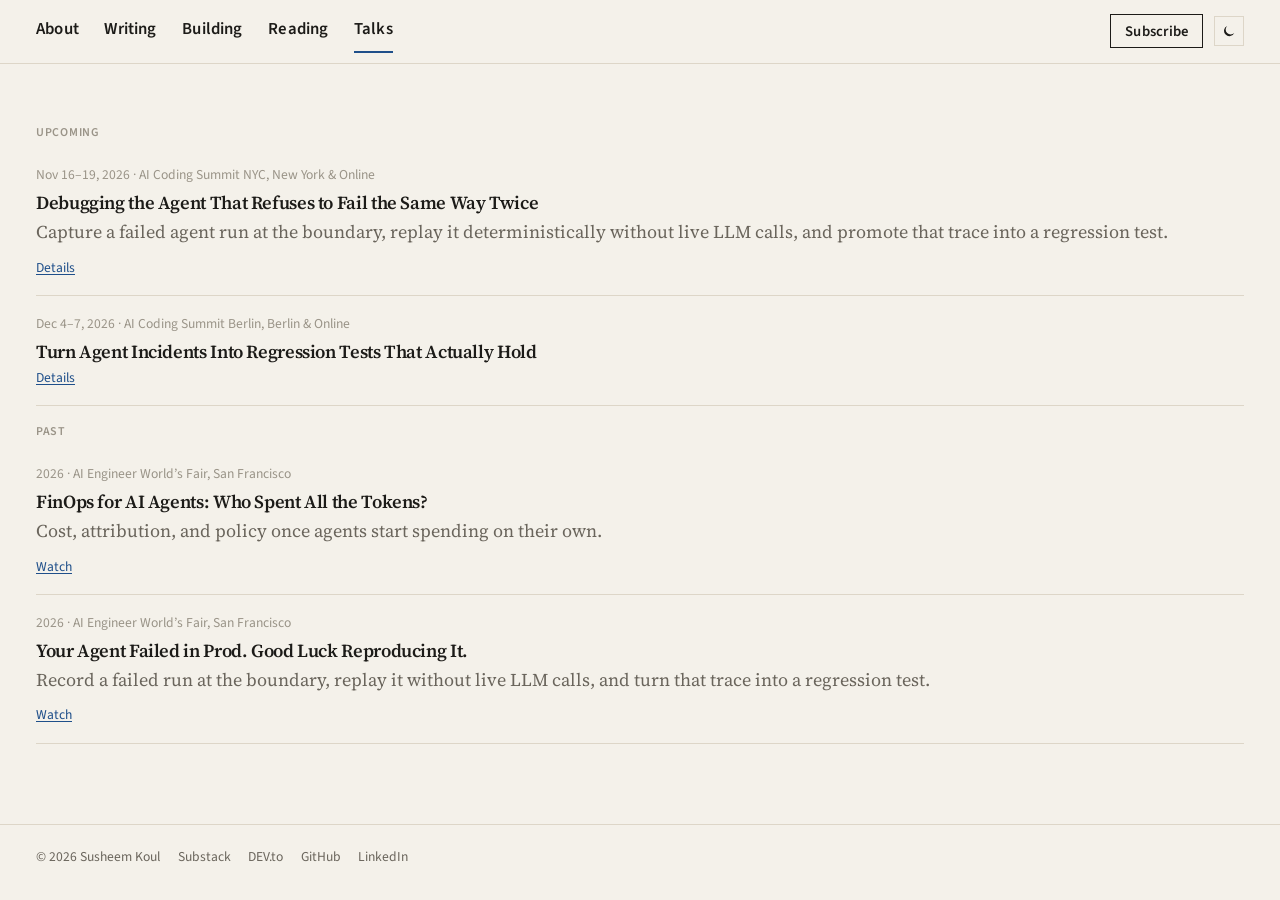
<file: talks.html>
<!DOCTYPE html>
<html lang="en">
<head>
  <meta charset="utf-8">
  <meta name="viewport" content="width=device-width, initial-scale=1">
  <title>Talks · Susheem Koul</title>
  <script>
    (function () {
      try {
        var t = localStorage.getItem("theme");
        if (t !== "dark" && t !== "light") t = "light";
        document.documentElement.setAttribute("data-theme", t);
      } catch (e) {
        document.documentElement.setAttribute("data-theme", "light");
      }
    })();
  </script>
  <link rel="preconnect" href="https://fonts.googleapis.com">
  <link rel="preconnect" href="https://fonts.gstatic.com" crossorigin>
  <link href="https://fonts.googleapis.com/css2?family=Source+Sans+3:ital,wght@0,400;0,600;1,400&family=Source+Serif+4:ital,opsz,wght@0,8..60,400;0,8..60,600;1,8..60,400;1,8..60,600&display=swap" rel="stylesheet">
  <link rel="stylesheet" href="assets/css/site.css">
  <link rel="icon" href="assets/img/favicon.svg" type="image/svg+xml">
  <link rel="apple-touch-icon" href="assets/img/favicon.svg">
</head>
<body>
  <a class="skip" href="#main">Skip to content</a>
  <header class="site-header">
    <nav class="nav" aria-label="Primary">
      <a href="index.html">About</a>
      <a href="writing.html">Writing</a>
      <a href="building.html">Building</a>
      <a href="reading.html">Reading</a>
      <a href="talks.html" aria-current="page">Talks</a>
    </nav>
    <div class="header-actions">
      <a class="subscribe" href="https://susheemk.substack.com/">Subscribe</a>
      <button class="theme-toggle" type="button" aria-label="Toggle theme">
        <svg class="icon-moon" viewBox="0 0 24 24" aria-hidden="true"><path d="M21 14.3A8.5 8.5 0 1 1 9.7 3 7 7 0 0 0 21 14.3z"/></svg>
        <svg class="icon-sun" viewBox="0 0 24 24" aria-hidden="true"><circle cx="12" cy="12" r="4"/><path d="M12 3v2M12 19v2M4.2 4.2l1.4 1.4M18.4 18.4l1.4 1.4M3 12h2M19 12h2M4.2 19.8l1.4-1.4M18.4 5.6l1.4-1.4"/></svg>
      </button>
    </div>
  </header>

  <main id="main" class="wrap">
    <h1 class="visually-hidden">Talks</h1>

    <h2 class="subhead">Upcoming</h2>

    <article class="talk">
      <p class="where">Nov 16–19, 2026 · AI Coding Summit NYC, New York &amp; Online</p>
      <h3>Debugging the Agent That Refuses to Fail the Same Way Twice</h3>
      <p>Capture a failed agent run at the boundary, replay it deterministically without live LLM calls, and promote that trace into a regression test.</p>
      <p class="more"><a href="https://aicodingsummit.com/nyc/#person-susheem-koul">Details</a></p>
    </article>

    <article class="talk">
      <p class="where">Dec 4–7, 2026 · AI Coding Summit Berlin, Berlin &amp; Online</p>
      <h3>Turn Agent Incidents Into Regression Tests That Actually Hold</h3>
      <p class="more"><a href="https://gitnation.com/events/ai-coding-summit-berlin">Details</a></p>
    </article>

    <h2 class="subhead">Past</h2>

    <article class="talk">
      <p class="where">2026 · AI Engineer World’s Fair, San Francisco</p>
      <h3>FinOps for AI Agents: Who Spent All the Tokens?</h3>
      <p>Cost, attribution, and policy once agents start spending on their own.</p>
      <p class="more"><a href="https://www.youtube.com/watch?v=GJX19pNhmSw">Watch</a></p>
    </article>

    <article class="talk">
      <p class="where">2026 · AI Engineer World’s Fair, San Francisco</p>
      <h3>Your Agent Failed in Prod. Good Luck Reproducing It.</h3>
      <p>Record a failed run at the boundary, replay it without live LLM calls, and turn that trace into a regression test.</p>
      <p class="more"><a href="https://www.youtube.com/watch?v=Lc8zRh9muoY">Watch</a></p>
    </article>
  </main>

  <footer>
    <span>© 2026 Susheem Koul</span>
    <a href="https://susheemk.substack.com/">Substack</a>
    <a href="https://dev.to/susheem-k">DEV.to</a>
    <a href="https://github.com/susheem-k">GitHub</a>
    <a href="https://linkedin.com/in/susheemkoul">LinkedIn</a>
  </footer>
  <script src="assets/js/site.js"></script>
</body>
</html>
</file>
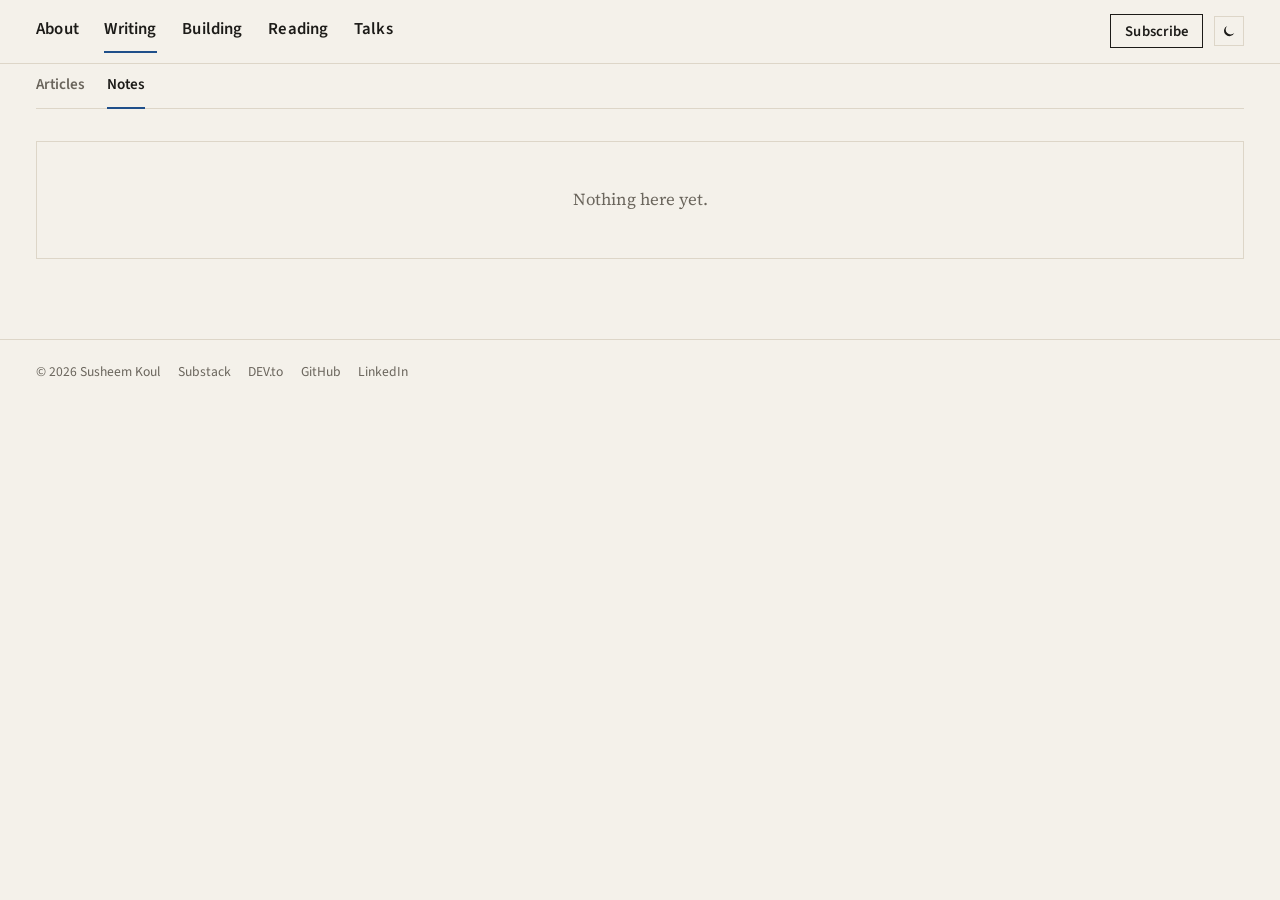
<file: writing-notes.html>
<!DOCTYPE html>
<html lang="en">
<head>
  <meta charset="utf-8">
  <meta name="viewport" content="width=device-width, initial-scale=1">
  <title>Notes · Writing · Susheem Koul</title>
  <script>
    (function () {
      try {
        var t = localStorage.getItem("theme");
        if (t !== "dark" && t !== "light") t = "light";
        document.documentElement.setAttribute("data-theme", t);
      } catch (e) {
        document.documentElement.setAttribute("data-theme", "light");
      }
    })();
  </script>
  <link rel="preconnect" href="https://fonts.googleapis.com">
  <link rel="preconnect" href="https://fonts.gstatic.com" crossorigin>
  <link href="https://fonts.googleapis.com/css2?family=Source+Sans+3:ital,wght@0,400;0,600;1,400&family=Source+Serif+4:ital,opsz,wght@0,8..60,400;0,8..60,600;1,8..60,400;1,8..60,600&display=swap" rel="stylesheet">
  <link rel="stylesheet" href="assets/css/site.css">
  <link rel="icon" href="assets/img/favicon.svg" type="image/svg+xml">
  <link rel="apple-touch-icon" href="assets/img/favicon.svg">
</head>
<body>
  <a class="skip" href="#main">Skip to content</a>
  <header class="site-header">
    <nav class="nav" aria-label="Primary">
      <a href="index.html">About</a>
      <a href="writing.html" aria-current="page">Writing</a>
      <a href="building.html">Building</a>
      <a href="reading.html">Reading</a>
      <a href="talks.html">Talks</a>
    </nav>
    <div class="header-actions">
      <a class="subscribe" href="https://susheemk.substack.com/">Subscribe</a>
      <button class="theme-toggle" type="button" aria-label="Toggle theme">
        <svg class="icon-moon" viewBox="0 0 24 24" aria-hidden="true"><path d="M21 14.3A8.5 8.5 0 1 1 9.7 3 7 7 0 0 0 21 14.3z"/></svg>
        <svg class="icon-sun" viewBox="0 0 24 24" aria-hidden="true"><circle cx="12" cy="12" r="4"/><path d="M12 3v2M12 19v2M4.2 4.2l1.4 1.4M18.4 18.4l1.4 1.4M3 12h2M19 12h2M4.2 19.8l1.4-1.4M18.4 5.6l1.4-1.4"/></svg>
      </button>
    </div>
  </header>

  <main id="main" class="wrap">
    <h1 class="visually-hidden">Writing</h1>
    <nav class="subnav" aria-label="Writing">
      <a href="writing.html">Articles</a>
      <a href="writing-notes.html" aria-current="page">Notes</a>
    </nav>
    <p class="empty" role="status">Nothing here yet.</p>
  </main>

  <footer>
    <span>© 2026 Susheem Koul</span>
    <a href="https://susheemk.substack.com/">Substack</a>
    <a href="https://dev.to/susheem-k">DEV.to</a>
    <a href="https://github.com/susheem-k">GitHub</a>
    <a href="https://linkedin.com/in/susheemkoul">LinkedIn</a>
  </footer>
  <script src="assets/js/site.js"></script>
</body>
</html>
</file>
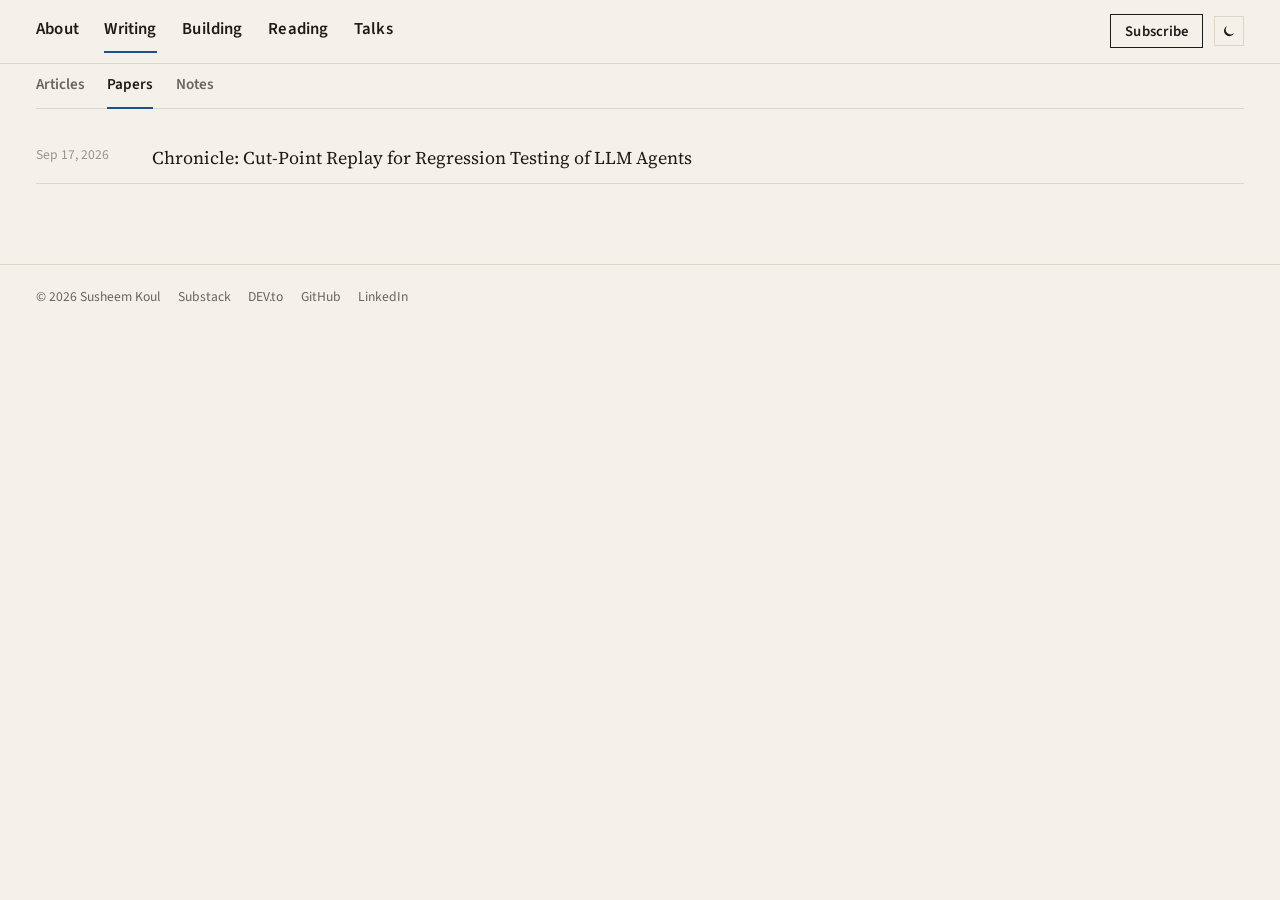
<file: writing-papers.html>
<!DOCTYPE html>
<html lang="en">
<head>
  <meta charset="utf-8">
  <meta name="viewport" content="width=device-width, initial-scale=1">
  <title>Papers · Writing · Susheem Koul</title>
  <script>
    (function () {
      try {
        var t = localStorage.getItem("theme");
        if (t !== "dark" && t !== "light") t = "light";
        document.documentElement.setAttribute("data-theme", t);
      } catch (e) {
        document.documentElement.setAttribute("data-theme", "light");
      }
    })();
  </script>
  <link rel="preconnect" href="https://fonts.googleapis.com">
  <link rel="preconnect" href="https://fonts.gstatic.com" crossorigin>
  <link href="https://fonts.googleapis.com/css2?family=Source+Sans+3:ital,wght@0,400;0,600;1,400&family=Source+Serif+4:ital,opsz,wght@0,8..60,400;0,8..60,600;1,8..60,400;1,8..60,600&display=swap" rel="stylesheet">
  <link rel="stylesheet" href="assets/css/site.css">
  <link rel="icon" href="assets/img/favicon.svg" type="image/svg+xml">
  <link rel="apple-touch-icon" href="assets/img/favicon.svg">
</head>
<body>
  <a class="skip" href="#main">Skip to content</a>
  <header class="site-header">
    <nav class="nav" aria-label="Primary">
      <a href="index.html">About</a>
      <a href="writing.html" aria-current="page">Writing</a>
      <a href="building.html">Building</a>
      <a href="reading.html">Reading</a>
      <a href="talks.html">Talks</a>
    </nav>
    <div class="header-actions">
      <a class="subscribe" href="https://susheemk.substack.com/">Subscribe</a>
      <button class="theme-toggle" type="button" aria-label="Toggle theme">
        <svg class="icon-moon" viewBox="0 0 24 24" aria-hidden="true"><path d="M21 14.3A8.5 8.5 0 1 1 9.7 3 7 7 0 0 0 21 14.3z"/></svg>
        <svg class="icon-sun" viewBox="0 0 24 24" aria-hidden="true"><circle cx="12" cy="12" r="4"/><path d="M12 3v2M12 19v2M4.2 4.2l1.4 1.4M18.4 18.4l1.4 1.4M3 12h2M19 12h2M4.2 19.8l1.4-1.4M18.4 5.6l1.4-1.4"/></svg>
      </button>
    </div>
  </header>

  <main id="main" class="wrap">
    <h1 class="visually-hidden">Writing</h1>
    <nav class="subnav" aria-label="Writing">
      <a href="writing.html">Articles</a>
      <a href="writing-papers.html" aria-current="page">Papers</a>
      <a href="writing-notes.html">Notes</a>
    </nav>
    <ul class="feed">
      <li>
        <time datetime="2026-09-17">Sep 17, 2026</time>
        <a class="feed-title" href="https://arxiv.org/abs/2609.20625">Chronicle: Cut-Point Replay for Regression Testing of LLM Agents</a>
      </li>
    </ul>
  </main>

  <footer>
    <span>© 2026 Susheem Koul</span>
    <a href="https://susheemk.substack.com/">Substack</a>
    <a href="https://dev.to/susheem-k">DEV.to</a>
    <a href="https://github.com/susheem-k">GitHub</a>
    <a href="https://linkedin.com/in/susheemkoul">LinkedIn</a>
  </footer>
  <script src="assets/js/site.js"></script>
</body>
</html>
</file>
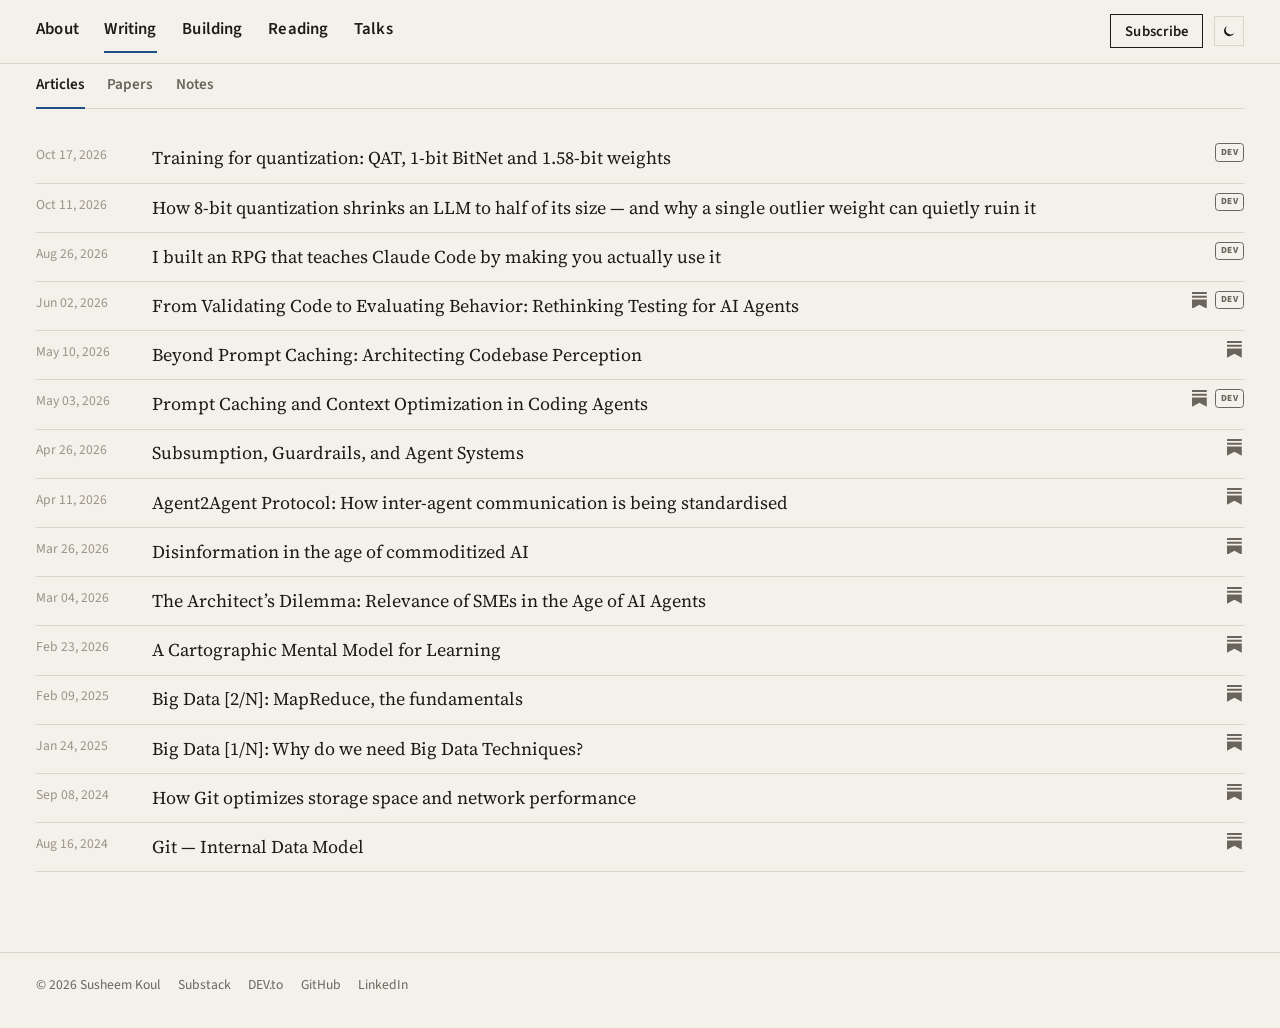
<file: writing.html>
<!DOCTYPE html>
<html lang="en">
<head>
  <meta charset="utf-8">
  <meta name="viewport" content="width=device-width, initial-scale=1">
  <title>Writing · Susheem Koul</title>
  <script>
    (function () {
      try {
        var t = localStorage.getItem("theme");
        if (t !== "dark" && t !== "light") t = "light";
        document.documentElement.setAttribute("data-theme", t);
      } catch (e) {
        document.documentElement.setAttribute("data-theme", "light");
      }
    })();
  </script>
  <link rel="preconnect" href="https://fonts.googleapis.com">
  <link rel="preconnect" href="https://fonts.gstatic.com" crossorigin>
  <link href="https://fonts.googleapis.com/css2?family=Source+Sans+3:ital,wght@0,400;0,600;1,400&family=Source+Serif+4:ital,opsz,wght@0,8..60,400;0,8..60,600;1,8..60,400;1,8..60,600&display=swap" rel="stylesheet">
  <link rel="stylesheet" href="assets/css/site.css">
  <link rel="icon" href="assets/img/favicon.svg" type="image/svg+xml">
  <link rel="apple-touch-icon" href="assets/img/favicon.svg">
</head>
<body>
  <a class="skip" href="#main">Skip to content</a>
  <header class="site-header">
    <nav class="nav" aria-label="Primary">
      <a href="index.html">About</a>
      <a href="writing.html" aria-current="page">Writing</a>
      <a href="building.html">Building</a>
      <a href="reading.html">Reading</a>
      <a href="talks.html">Talks</a>
    </nav>
    <div class="header-actions">
      <a class="subscribe" href="https://susheemk.substack.com/">Subscribe</a>
      <button class="theme-toggle" type="button" aria-label="Toggle theme">
        <svg class="icon-moon" viewBox="0 0 24 24" aria-hidden="true"><path d="M21 14.3A8.5 8.5 0 1 1 9.7 3 7 7 0 0 0 21 14.3z"/></svg>
        <svg class="icon-sun" viewBox="0 0 24 24" aria-hidden="true"><circle cx="12" cy="12" r="4"/><path d="M12 3v2M12 19v2M4.2 4.2l1.4 1.4M18.4 18.4l1.4 1.4M3 12h2M19 12h2M4.2 19.8l1.4-1.4M18.4 5.6l1.4-1.4"/></svg>
      </button>
    </div>
  </header>

  <main id="main" class="wrap">
    <h1 class="visually-hidden">Writing</h1>
    <nav class="subnav" aria-label="Writing">
      <a href="writing.html" aria-current="page">Articles</a>
      <a href="writing-papers.html">Papers</a>
      <a href="writing-notes.html">Notes</a>
    </nav>

    <ul class="feed">
      <li>
        <time datetime="2026-10-17">Oct 17, 2026</time>
        <a class="feed-title" href="https://dev.to/susheem-k/training-for-quantization-qat-1-bit-bitnet-and-158-bit-weights-32b9">Training for quantization: QAT, 1-bit BitNet and 1.58-bit weights</a>
        <span class="sources">
          <a class="source source-dev" href="https://dev.to/susheem-k/training-for-quantization-qat-1-bit-bitnet-and-158-bit-weights-32b9" title="DEV.to" aria-label="Read on DEV.to">DEV</a>
        </span>
      </li>
      <li>
        <time datetime="2026-10-11">Oct 11, 2026</time>
        <a class="feed-title" href="https://dev.to/susheem-k/how-8-bit-quantization-shrinks-an-llm-to-a-quarter-of-its-size-and-why-a-single-outlier-weight-3fa9">How 8-bit quantization shrinks an LLM to half of its size — and why a single outlier weight can quietly ruin it</a>
        <span class="sources">
          <a class="source source-dev" href="https://dev.to/susheem-k/how-8-bit-quantization-shrinks-an-llm-to-a-quarter-of-its-size-and-why-a-single-outlier-weight-3fa9" title="DEV.to" aria-label="Read on DEV.to">DEV</a>
        </span>
      </li>
      <li>
        <time datetime="2026-08-26">Aug 26, 2026</time>
        <a class="feed-title" href="https://dev.to/susheem-k/i-built-an-rpg-that-teaches-claude-code-by-making-you-actually-use-it-mlg">I built an RPG that teaches Claude Code by making you actually use it</a>
        <span class="sources">
          <a class="source source-dev" href="https://dev.to/susheem-k/i-built-an-rpg-that-teaches-claude-code-by-making-you-actually-use-it-mlg" title="DEV.to" aria-label="Read on DEV.to">DEV</a>
        </span>
      </li>
      <li>
        <time datetime="2026-06-02">Jun 02, 2026</time>
        <a class="feed-title" href="https://susheemk.substack.com/p/from-validating-code-to-evaluating">From Validating Code to Evaluating Behavior: Rethinking Testing for AI Agents</a>
        <span class="sources">
          <a class="source" href="https://susheemk.substack.com/p/from-validating-code-to-evaluating" title="Substack" aria-label="Read on Substack"><svg viewBox="0 0 24 24" aria-hidden="true"><path d="M22.539 8.242H1.46V5.406h21.08v2.836zM1.46 10.812V24L12 18.11 22.54 24V10.812H1.46zM22.54 0H1.46v2.836h21.08V0z"/></svg></a>
          <a class="source source-dev" href="https://dev.to/susheem-k/from-validating-code-to-evaluating-behavior-rethinking-testing-for-ai-agents-315g" title="DEV.to" aria-label="Read on DEV.to">DEV</a>
        </span>
      </li>
      <li>
        <time datetime="2026-05-10">May 10, 2026</time>
        <a href="https://susheemk.substack.com/p/beyond-prompt-caching-architecting">Beyond Prompt Caching: Architecting Codebase Perception</a>
        <span class="sources">
          <a class="source" href="https://susheemk.substack.com/p/beyond-prompt-caching-architecting" title="Substack" aria-label="Read on Substack"><svg viewBox="0 0 24 24" aria-hidden="true"><path d="M22.539 8.242H1.46V5.406h21.08v2.836zM1.46 10.812V24L12 18.11 22.54 24V10.812H1.46zM22.54 0H1.46v2.836h21.08V0z"/></svg></a>
        </span>
      </li>
      <li>
        <time datetime="2026-05-03">May 03, 2026</time>
        <a class="feed-title" href="https://susheemk.substack.com/p/prompt-caching-and-context-optimization">Prompt Caching and Context Optimization in Coding Agents</a>
        <span class="sources">
          <a class="source" href="https://susheemk.substack.com/p/prompt-caching-and-context-optimization" title="Substack" aria-label="Read on Substack"><svg viewBox="0 0 24 24" aria-hidden="true"><path d="M22.539 8.242H1.46V5.406h21.08v2.836zM1.46 10.812V24L12 18.11 22.54 24V10.812H1.46zM22.54 0H1.46v2.836h21.08V0z"/></svg></a>
          <a class="source source-dev" href="https://dev.to/susheem-k/how-coding-agents-like-cursor-quietly-cut-input-costs-by-reusing-kv-states-across-turns-and-what-49fe" title="DEV.to" aria-label="Read on DEV.to">DEV</a>
        </span>
      </li>
      <li>
        <time datetime="2026-04-26">Apr 26, 2026</time>
        <a href="https://susheemk.substack.com/p/subsumption-guardrails-and-agent">Subsumption, Guardrails, and Agent Systems</a>
        <span class="sources">
          <a class="source" href="https://susheemk.substack.com/p/subsumption-guardrails-and-agent" title="Substack" aria-label="Read on Substack"><svg viewBox="0 0 24 24" aria-hidden="true"><path d="M22.539 8.242H1.46V5.406h21.08v2.836zM1.46 10.812V24L12 18.11 22.54 24V10.812H1.46zM22.54 0H1.46v2.836h21.08V0z"/></svg></a>
        </span>
      </li>
      <li>
        <time datetime="2026-04-11">Apr 11, 2026</time>
        <a href="https://susheemk.substack.com/p/agent2agent-protocol-how-inter-agent">Agent2Agent Protocol: How inter-agent communication is being standardised</a>
        <span class="sources">
          <a class="source" href="https://susheemk.substack.com/p/agent2agent-protocol-how-inter-agent" title="Substack" aria-label="Read on Substack"><svg viewBox="0 0 24 24" aria-hidden="true"><path d="M22.539 8.242H1.46V5.406h21.08v2.836zM1.46 10.812V24L12 18.11 22.54 24V10.812H1.46zM22.54 0H1.46v2.836h21.08V0z"/></svg></a>
        </span>
      </li>
      <li>
        <time datetime="2026-03-26">Mar 26, 2026</time>
        <a href="https://susheemk.substack.com/p/disinformation-in-the-age-of-commoditized">Disinformation in the age of commoditized AI</a>
        <span class="sources">
          <a class="source" href="https://susheemk.substack.com/p/disinformation-in-the-age-of-commoditized" title="Substack" aria-label="Read on Substack"><svg viewBox="0 0 24 24" aria-hidden="true"><path d="M22.539 8.242H1.46V5.406h21.08v2.836zM1.46 10.812V24L12 18.11 22.54 24V10.812H1.46zM22.54 0H1.46v2.836h21.08V0z"/></svg></a>
        </span>
      </li>
      <li>
        <time datetime="2026-03-04">Mar 04, 2026</time>
        <a href="https://susheemk.substack.com/p/the-architects-dilemma-relevance">The Architect’s Dilemma: Relevance of SMEs in the Age of AI Agents</a>
        <span class="sources">
          <a class="source" href="https://susheemk.substack.com/p/the-architects-dilemma-relevance" title="Substack" aria-label="Read on Substack"><svg viewBox="0 0 24 24" aria-hidden="true"><path d="M22.539 8.242H1.46V5.406h21.08v2.836zM1.46 10.812V24L12 18.11 22.54 24V10.812H1.46zM22.54 0H1.46v2.836h21.08V0z"/></svg></a>
        </span>
      </li>
      <li>
        <time datetime="2026-02-23">Feb 23, 2026</time>
        <a href="https://susheemk.substack.com/p/a-cartographic-mental-model-for-learning">A Cartographic Mental Model for Learning</a>
        <span class="sources">
          <a class="source" href="https://susheemk.substack.com/p/a-cartographic-mental-model-for-learning" title="Substack" aria-label="Read on Substack"><svg viewBox="0 0 24 24" aria-hidden="true"><path d="M22.539 8.242H1.46V5.406h21.08v2.836zM1.46 10.812V24L12 18.11 22.54 24V10.812H1.46zM22.54 0H1.46v2.836h21.08V0z"/></svg></a>
        </span>
      </li>
      <li>
        <time datetime="2025-02-09">Feb 09, 2025</time>
        <a href="https://susheemk.substack.com/p/big-data-2n-mapreduce-the-fundamentals">Big Data [2/N]: MapReduce, the fundamentals</a>
        <span class="sources">
          <a class="source" href="https://susheemk.substack.com/p/big-data-2n-mapreduce-the-fundamentals" title="Substack" aria-label="Read on Substack"><svg viewBox="0 0 24 24" aria-hidden="true"><path d="M22.539 8.242H1.46V5.406h21.08v2.836zM1.46 10.812V24L12 18.11 22.54 24V10.812H1.46zM22.54 0H1.46v2.836h21.08V0z"/></svg></a>
        </span>
      </li>
      <li>
        <time datetime="2025-01-24">Jan 24, 2025</time>
        <a href="https://susheemk.substack.com/p/big-data1n-why-do-we-need-big-data">Big Data [1/N]: Why do we need Big Data Techniques?</a>
        <span class="sources">
          <a class="source" href="https://susheemk.substack.com/p/big-data1n-why-do-we-need-big-data" title="Substack" aria-label="Read on Substack"><svg viewBox="0 0 24 24" aria-hidden="true"><path d="M22.539 8.242H1.46V5.406h21.08v2.836zM1.46 10.812V24L12 18.11 22.54 24V10.812H1.46zM22.54 0H1.46v2.836h21.08V0z"/></svg></a>
        </span>
      </li>
      <li>
        <time datetime="2024-09-08">Sep 08, 2024</time>
        <a href="https://susheemk.substack.com/p/how-git-optimizes-storage-space-and">How Git optimizes storage space and network performance</a>
        <span class="sources">
          <a class="source" href="https://susheemk.substack.com/p/how-git-optimizes-storage-space-and" title="Substack" aria-label="Read on Substack"><svg viewBox="0 0 24 24" aria-hidden="true"><path d="M22.539 8.242H1.46V5.406h21.08v2.836zM1.46 10.812V24L12 18.11 22.54 24V10.812H1.46zM22.54 0H1.46v2.836h21.08V0z"/></svg></a>
        </span>
      </li>
      <li>
        <time datetime="2024-08-16">Aug 16, 2024</time>
        <a href="https://susheemk.substack.com/p/git-internal-data-model">Git — Internal Data Model</a>
        <span class="sources">
          <a class="source" href="https://susheemk.substack.com/p/git-internal-data-model" title="Substack" aria-label="Read on Substack"><svg viewBox="0 0 24 24" aria-hidden="true"><path d="M22.539 8.242H1.46V5.406h21.08v2.836zM1.46 10.812V24L12 18.11 22.54 24V10.812H1.46zM22.54 0H1.46v2.836h21.08V0z"/></svg></a>
        </span>
      </li>
    </ul>
  </main>

  <footer>
    <span>© 2026 Susheem Koul</span>
    <a href="https://susheemk.substack.com/">Substack</a>
    <a href="https://dev.to/susheem-k">DEV.to</a>
    <a href="https://github.com/susheem-k">GitHub</a>
    <a href="https://linkedin.com/in/susheemkoul">LinkedIn</a>
  </footer>
  <script src="assets/js/site.js"></script>
</body>
</html>
</file>
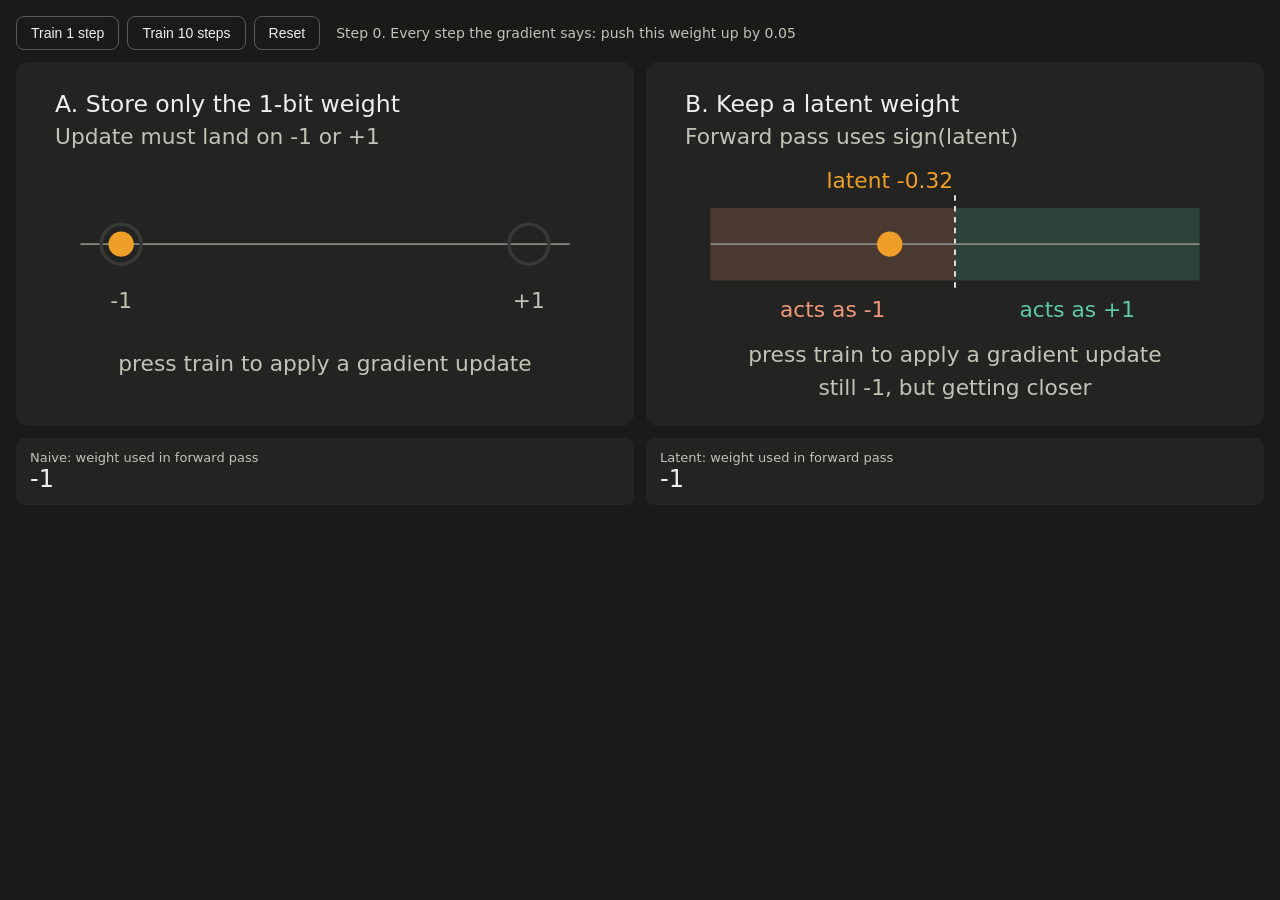
<file: quant-viz/one-bit-weights.html>
<!doctype html>
<html lang="en">
<head>
<meta charset="utf-8">
<meta name="viewport" content="width=device-width, initial-scale=1">
<title>Why BitNet keeps a latent weight</title>
<style>
  :root { --bg:#1a1a19; --card:#232321; --tx:#f0efec; --mu:#c3c2b7; }
  * { box-sizing: border-box; }
  body { margin:0; padding:16px; background:var(--bg); color:var(--tx); font-family:system-ui,-apple-system,"Segoe UI",sans-serif; }
  .bar { display:flex; gap:8px; margin:0 0 12px; flex-wrap:wrap; align-items:center; }
  button { background:transparent; color:var(--tx); border:1px solid #5a5a56; border-radius:8px; padding:8px 14px; font-size:14px; cursor:pointer; }
  button:hover { background:var(--card); }
  button:active { transform:scale(0.98); }
  #cnt { font-size:14px; color:var(--mu); margin-left:8px; }
  .grid { display:grid; grid-template-columns:repeat(auto-fit,minmax(300px,1fr)); gap:12px; }
  .panel { background:var(--card); border-radius:12px; padding:10px; }
  .cards { display:grid; grid-template-columns:repeat(auto-fit,minmax(200px,1fr)); gap:12px; margin-top:12px; }
  .card { background:var(--card); border-radius:8px; padding:12px 14px; }
  .card .k { font-size:13px; color:var(--mu); }
  .card .v { font-size:24px; font-weight:500; }
  svg { display:block; width:100%; height:auto; }
</style>
</head>
<body>
<div class="bar">
  <button id="b1">Train 1 step</button>
  <button id="b10">Train 10 steps</button>
  <button id="br">Reset</button>
  <span id="cnt"></span>
</div>
<div class="grid">
  <div class="panel"><svg id="L" viewBox="0 0 330 190" role="img" aria-label="Naive approach: weight stored only as minus one or plus one"></svg></div>
  <div class="panel"><svg id="R" viewBox="0 0 330 190" role="img" aria-label="Latent weight approach: a continuous weight whose sign is used in the forward pass"></svg></div>
</div>
<div class="cards">
  <div class="card"><div class="k">Naive: weight used in forward pass</div><div class="v" id="mL">-1</div></div>
  <div class="card"><div class="k">Latent: weight used in forward pass</div><div class="v" id="mR">-1</div></div>
</div>
<script>
const CS='#F0997B',CW='#5DCAA5',CA='#EF9F27',TX='#f0efec',GR='#383835',MU='#c3c2b7';
const STEP=0.05,START=-0.32;let n=0;
const X=w=>30+(w+1.2)/2.4*270;
function t(x,y,s,c,a,sz){return `<text x="${x}" y="${y}" fill="${c}" font-size="${sz||12}" text-anchor="${a||'start'}" font-family="system-ui,sans-serif">${s}</text>`}
function draw(){
 let a='';
 a+=t(16,22,'A. Store only the 1-bit weight',TX,'start',13);
 a+=t(16,40,'Update must land on -1 or +1',MU);
 a+=`<line x1="${X(-1.2)}" y1="95" x2="${X(1.2)}" y2="95" stroke="#898781"/>`;
 [-1,1].forEach(v=>{a+=`<circle cx="${X(v)}" cy="95" r="11" fill="none" stroke="${GR}" stroke-width="2"/>`+t(X(v),130,v>0?'+1':'-1',MU,'middle')});
 a+=`<circle cx="${X(-1)}" cy="95" r="7" fill="${CA}"/>`;
 if(n>0){
  a+=`<circle cx="${X(-1+STEP)}" cy="95" r="5" fill="none" stroke="${CS}" stroke-dasharray="2 2"/>`;
  a+=t(X(-1+STEP)+4,72,'wants -0.95',CS);
  a+=t(165,160,'no slot there, rounds back to -1',CS,'middle');
  a+=t(165,178,'weight never moves, however long you train',MU,'middle');
 } else a+=t(165,165,'press train to apply a gradient update',MU,'middle');
 document.getElementById('L').innerHTML=a;
 const w=START+STEP*n,s=w>0?1:-1;
 let b='';
 b+=t(16,22,'B. Keep a latent weight',TX,'start',13);
 b+=t(16,40,'Forward pass uses sign(latent)',MU);
 b+=`<rect x="${X(-1.2)}" y="75" width="${X(0)-X(-1.2)}" height="40" fill="${CS}" opacity="0.18"/>`;
 b+=`<rect x="${X(0)}" y="75" width="${X(1.2)-X(0)}" height="40" fill="${CW}" opacity="0.18"/>`;
 b+=`<line x1="${X(0)}" y1="68" x2="${X(0)}" y2="122" stroke="${TX}" stroke-dasharray="3 3"/>`;
 b+=`<line x1="${X(-1.2)}" y1="95" x2="${X(1.2)}" y2="95" stroke="#898781"/>`;
 b+=t(X(-0.6),135,'acts as -1',CS,'middle')+t(X(0.6),135,'acts as +1',CW,'middle');
 b+=`<circle cx="${X(w)}" cy="95" r="7" fill="${CA}"/>`;
 b+=t(X(w),64,'latent '+w.toFixed(2),CA,'middle');
 b+=t(165,160,n===0?'press train to apply a gradient update':(s>0?'crossed zero at step '+Math.ceil((0-START)/STEP+1e-9)+': weight flipped to +1':'small updates are piling up in the latent value'),s>0?CW:MU,'middle');
 b+=t(165,178,s>0?'slow votes became a flip':'still -1, but getting closer',MU,'middle');
 document.getElementById('R').innerHTML=b;
 document.getElementById('mL').textContent='-1';
 document.getElementById('mR').textContent=s>0?'+1':'-1';
 document.getElementById('cnt').textContent='Step '+n+'. Every step the gradient says: push this weight up by '+STEP.toFixed(2);
}
document.getElementById('b1').onclick=()=>{n++;draw()};
document.getElementById('b10').onclick=()=>{n+=10;draw()};
document.getElementById('br').onclick=()=>{n=0;draw()};
draw();
</script>
</body>
</html>
</file>
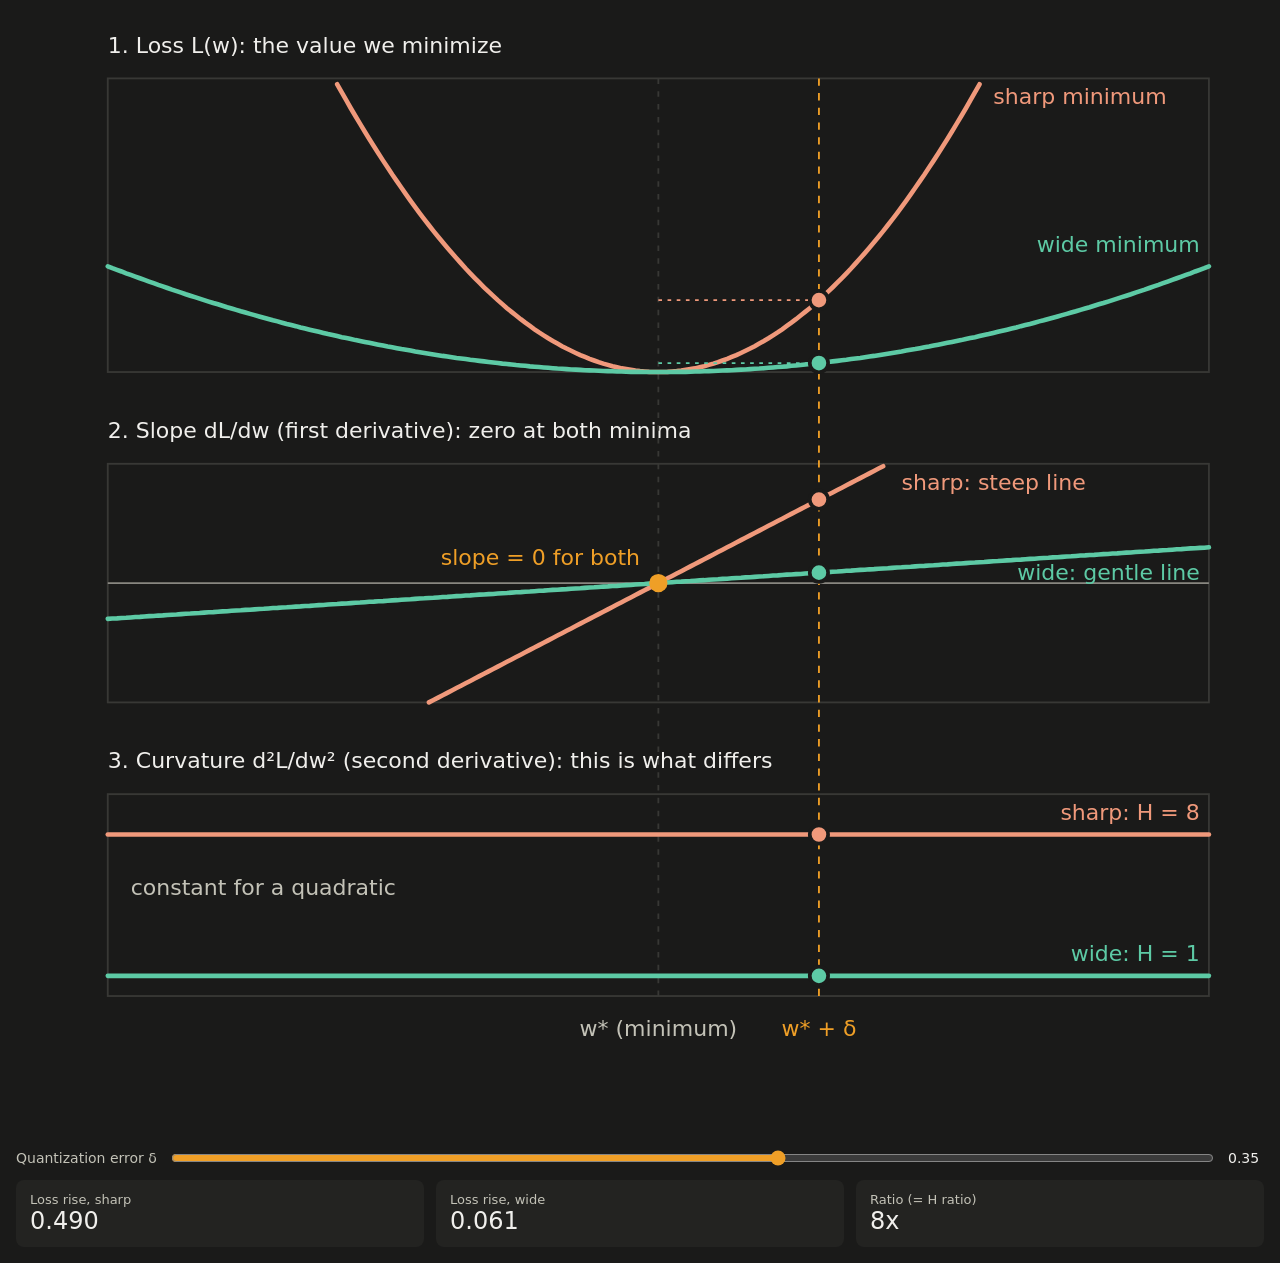
<file: quant-viz/slope-curvature.html>
<!doctype html>
<html lang="en">
<head>
<meta charset="utf-8">
<meta name="viewport" content="width=device-width, initial-scale=1">
<title>Loss, slope and curvature</title>
<style>
  :root { --bg:#1a1a19; --card:#232321; --tx:#f0efec; --mu:#c3c2b7; }
  * { box-sizing: border-box; }
  body { margin:0; padding:16px; background:var(--bg); color:var(--tx); font-family:system-ui,-apple-system,"Segoe UI",sans-serif; }
  .row { display:flex; align-items:center; gap:12px; margin:12px 0; }
  .row label { font-size:14px; color:var(--mu); white-space:nowrap; }
  .row input[type=range] { flex:1; accent-color:#EF9F27; }
  .row span { font-size:14px; font-weight:500; min-width:36px; }
  .cards { display:grid; grid-template-columns:repeat(auto-fit,minmax(150px,1fr)); gap:12px; }
  .card { background:var(--card); border-radius:8px; padding:12px 14px; }
  .card .k { font-size:13px; color:var(--mu); }
  .card .v { font-size:24px; font-weight:500; }
  svg { display:block; width:100%; height:auto; }
</style>
</head>
<body>
<svg id="plot" viewBox="0 0 680 610" role="img" aria-label="Top: loss curves. Middle: slopes, both zero at the minimum. Bottom: curvature, constant at 8 for the sharp minimum and 1 for the wide minimum."></svg>
<div class="row">
  <label for="d">Quantization error δ</label>
  <input type="range" id="d" min="0" max="0.6" step="0.01" value="0.35">
  <span id="dout">0.35</span>
</div>
<div class="cards">
  <div class="card"><div class="k">Loss rise, sharp</div><div class="v" id="ms">0</div></div>
  <div class="card"><div class="k">Loss rise, wide</div><div class="v" id="mw">0</div></div>
  <div class="card"><div class="k">Ratio (= H ratio)</div><div class="v" id="mr">8x</div></div>
</div>
<script>
const Hs=8,Hw=1,CS='#F0997B',CW='#5DCAA5',CA='#EF9F27',TX='#f0efec',GR='#383835',MU='#c3c2b7';
const L=50,PW=600,X0=-1.2,X1=1.2;
const P1={t:34,h:160,lo:0,hi:2},P2={t:244,h:130,lo:-4,hi:4},P3={t:424,h:110,lo:0,hi:10};
const X=w=>L+(w-X0)/(X1-X0)*PW;
const Y=(P,v)=>P.t+P.h-(v-P.lo)/(P.hi-P.lo)*P.h;
function path(P,f){let d='',on=false;for(let w=X0;w<=X1+1e-9;w+=0.01){const v=f(w);if(v>=P.lo&&v<=P.hi){d+=(on?'L':'M')+X(w).toFixed(1)+' '+Y(P,v).toFixed(1);on=true}else on=false}return d}
function t(x,y,s,c,a){return `<text x="${x}" y="${y}" fill="${c}" font-size="12" text-anchor="${a||'start'}" font-family="system-ui,sans-serif">${s}</text>`}
function ln(P,f,c){return `<path d="${path(P,f)}" fill="none" stroke="${c}" stroke-width="2.5" stroke-linecap="round"/>`}
function draw(){
 const d=+document.getElementById('d').value;
 const ls=Hs/2*d*d,lw=Hw/2*d*d;
 let s='';
 s+=t(L,20,'1. Loss L(w): the value we minimize',TX);
 s+=t(L,230,'2. Slope dL/dw (first derivative): zero at both minima',TX);
 s+=t(L,410,'3. Curvature d²L/dw² (second derivative): this is what differs',TX);
 [P1,P2,P3].forEach(P=>{s+=`<rect x="${L}" y="${P.t}" width="${PW}" height="${P.h}" fill="none" stroke="${GR}"/>`});
 s+=`<line x1="${X(0)}" y1="${P1.t}" x2="${X(0)}" y2="${P3.t+P3.h}" stroke="${GR}" stroke-dasharray="3 4"/>`;
 s+=`<line x1="${L}" y1="${Y(P2,0)}" x2="${L+PW}" y2="${Y(P2,0)}" stroke="#898781"/>`;
 s+=ln(P1,w=>Hs/2*w*w,CS)+ln(P1,w=>Hw/2*w*w,CW);
 s+=ln(P2,w=>Hs*w,CS)+ln(P2,w=>Hw*w,CW);
 s+=ln(P3,w=>Hs,CS)+ln(P3,w=>Hw,CW);
 s+=t(X(0.73),P1.t+14,'sharp minimum',CS);
 s+=t(X(1.18),Y(P1,0.72)-8,'wide minimum',CW,'end');
 s+=t(X(0.53),P2.t+14,'sharp: steep line',CS);
 s+=t(X(1.18),Y(P2,1.2)+18,'wide: gentle line',CW,'end');
 s+=t(X(1.18),Y(P3,Hs)-8,'sharp: H = 8',CS,'end');
 s+=t(X(1.18),Y(P3,Hw)-8,'wide: H = 1',CW,'end');
 s+=t(X(-1.15),Y(P3,5),'constant for a quadratic',MU);
 s+=`<circle cx="${X(0)}" cy="${Y(P2,0)}" r="5" fill="${CA}"/>`;
 s+=t(X(0)-10,Y(P2,0)-10,'slope = 0 for both',CA,'end');
 if(d>0){
  s+=`<line x1="${X(d)}" y1="${P1.t}" x2="${X(d)}" y2="${P3.t+P3.h}" stroke="${CA}" stroke-dasharray="4 4"/>`;
  s+=`<line x1="${X(0)}" y1="${Y(P1,ls)}" x2="${X(d)}" y2="${Y(P1,ls)}" stroke="${CS}" stroke-dasharray="2 3"/>`;
  s+=`<line x1="${X(0)}" y1="${Y(P1,lw)}" x2="${X(d)}" y2="${Y(P1,lw)}" stroke="${CW}" stroke-dasharray="2 3"/>`;
  s+=`<circle cx="${X(d)}" cy="${Y(P1,ls)}" r="5" fill="${CS}" stroke="#1a1a19" stroke-width="2"/>`;
  s+=`<circle cx="${X(d)}" cy="${Y(P1,lw)}" r="5" fill="${CW}" stroke="#1a1a19" stroke-width="2"/>`;
  if(Hs*d<=4)s+=`<circle cx="${X(d)}" cy="${Y(P2,Hs*d)}" r="5" fill="${CS}" stroke="#1a1a19" stroke-width="2"/>`;
  s+=`<circle cx="${X(d)}" cy="${Y(P2,Hw*d)}" r="5" fill="${CW}" stroke="#1a1a19" stroke-width="2"/>`;
  s+=`<circle cx="${X(d)}" cy="${Y(P3,Hs)}" r="5" fill="${CS}" stroke="#1a1a19" stroke-width="2"/>`;
  s+=`<circle cx="${X(d)}" cy="${Y(P3,Hw)}" r="5" fill="${CW}" stroke="#1a1a19" stroke-width="2"/>`;
 }
 s+=t(X(0),P3.t+P3.h+22,'w* (minimum)',MU,'middle');
 s+=t(X(d),P3.t+P3.h+22,'w* + δ',CA,'middle');
 document.getElementById('plot').innerHTML=s;
 document.getElementById('dout').textContent=d.toFixed(2);
 document.getElementById('ms').textContent=ls.toFixed(3);
 document.getElementById('mw').textContent=lw.toFixed(3);
 document.getElementById('mr').textContent=(Hs/Hw)+'x';
}
document.getElementById('d').addEventListener('input',draw);
draw();
</script>
</body>
</html>
</file>
<file: assets/css/site.css>
:root {
  --font-serif: "Source Serif 4", "Iowan Old Style", "Palatino Linotype", Palatino, serif;
  --font-sans: "Source Sans 3", "Segoe UI", system-ui, sans-serif;
  --page: 90rem;
  --gutter: 2.25rem;
  --header-h: 3.6rem;
}

:root,
[data-theme="light"] {
  --bg: #f4f1ea;
  --bg-raised: #fffdf8;
  --text: #1c1b18;
  --muted: #6a655c;
  --faint: #9a9488;
  --stroke: #ddd6c8;
  --accent: #1f4f8a;
  --accent-hover: #163a68;
  --link: #1f4f8a;
  --chip: #ebe6dc;
  --cover-bg: #e7e1d4;
}

[data-theme="dark"] {
  --bg: #141413;
  --bg-raised: #1c1c1a;
  --text: #ece7dc;
  --muted: #9c968a;
  --faint: #6f6a61;
  --stroke: #2c2b28;
  --accent: #8bb6e3;
  --accent-hover: #b3d0ef;
  --link: #8bb6e3;
  --chip: #242320;
  --cover-bg: #242320;
}

* { box-sizing: border-box; }

html {
  color-scheme: light dark;
}

body {
  margin: 0;
  min-height: 100vh;
  background: var(--bg);
  color: var(--text);
  font-family: var(--font-serif);
  font-size: 1.125rem;
  line-height: 1.7;
  font-optical-sizing: auto;
}

img { max-width: 100%; display: block; }

a {
  color: var(--link);
  text-decoration-thickness: 1px;
  text-underline-offset: 0.18em;
}

a:hover { color: var(--accent-hover); }

.skip {
  position: absolute;
  left: -999px;
}

.skip:focus {
  left: 1rem;
  top: 1rem;
  background: var(--bg-raised);
  padding: 0.4rem 0.7rem;
  z-index: 10;
}

/* Header */

.site-header {
  position: sticky;
  top: 0;
  z-index: 5;
  display: flex;
  align-items: center;
  gap: 1.25rem;
  min-height: var(--header-h);
  padding: 0.6rem max(var(--gutter), calc((100% - var(--page)) / 2));
  background: var(--bg);
  border-bottom: 1px solid var(--stroke);
  font-family: var(--font-sans);
}

.nav {
  display: flex;
  flex-wrap: wrap;
  align-items: center;
  gap: 0.15rem 1.6rem;
  flex: 1;
}

.nav a {
  color: var(--text);
  text-decoration: none;
  font-size: 1.05rem;
  font-weight: 600;
  letter-spacing: 0.01em;
  padding: 0.35rem 0 0.45rem;
  border-bottom: 2px solid transparent;
}

.nav a:hover {
  color: var(--accent);
}

.nav a[aria-current="page"] {
  color: var(--text);
  border-bottom-color: var(--accent);
}

.subnav {
  display: flex;
  flex-wrap: wrap;
  gap: 0.2rem 1.4rem;
  margin: 0 0 1.6rem;
  border-bottom: 1px solid var(--stroke);
  font-family: var(--font-sans);
}

.subnav a {
  color: var(--muted);
  text-decoration: none;
  font-size: 0.95rem;
  font-weight: 600;
  padding: 0.2rem 0 0.55rem;
  margin-bottom: -1px;
  border-bottom: 2px solid transparent;
}

.subnav a:hover { color: var(--text); }

.subnav a[aria-current="page"] {
  color: var(--text);
  border-bottom-color: var(--accent);
}

.header-actions {
  display: flex;
  align-items: center;
  gap: 0.65rem;
  margin-left: auto;
}

.subscribe {
  display: inline-flex;
  align-items: center;
  height: 2.1rem;
  padding: 0 0.85rem;
  border: 1px solid var(--text);
  color: var(--text);
  text-decoration: none;
  font-size: 0.92rem;
  font-weight: 600;
  letter-spacing: 0.02em;
}

.subscribe:hover {
  background: var(--text);
  color: var(--bg);
}

.theme-toggle {
  width: 1.9rem;
  height: 1.9rem;
  padding: 0;
  border: 1px solid var(--stroke);
  background: transparent;
  color: var(--text);
  cursor: pointer;
  display: grid;
  place-items: center;
}

.theme-toggle svg {
  width: 0.95rem;
  height: 0.95rem;
  fill: none;
  stroke: currentColor;
  stroke-width: 1.6;
}

.theme-toggle .icon-moon {
  fill: currentColor;
  stroke: none;
}

[data-theme="light"] .icon-sun { display: none; }
[data-theme="dark"] .icon-moon { display: none; }

.visually-hidden {
  position: absolute;
  width: 1px;
  height: 1px;
  padding: 0;
  margin: -1px;
  overflow: hidden;
  clip: rect(0, 0, 0, 0);
  white-space: nowrap;
  border: 0;
}

/* Layout */

.wrap {
  width: min(var(--page), calc(100% - 2 * var(--gutter)));
  margin: 0 auto;
  padding: 2.75rem 0 5rem;
}

.wrap:has(.subnav) {
  padding-top: 0.35rem;
}

.wrap.wide {
  width: min(var(--page), calc(100% - 2 * var(--gutter)));
}

.home-top {
  display: grid;
  grid-template-columns: minmax(0, 1fr) minmax(13rem, 18rem);
  gap: 3.5rem;
  align-items: start;
}

.home-intro {
  min-width: 0;
}

.home-contact {
  min-width: 0;
  margin-top: 0.2rem;
}

.home-contact .subhead {
  margin-top: 1.35rem;
}

.contact-links {
  display: flex;
  flex-direction: column;
  align-items: flex-start;
  gap: 0.55rem;
  margin: 0;
  font-family: var(--font-sans);
  font-size: 1.05rem;
}

.contact-links a {
  display: inline-flex;
  align-items: center;
  gap: 0.4rem;
  color: var(--text);
  text-decoration: none;
}

.contact-links a:hover {
  color: var(--accent);
}

.contact-links svg {
  width: 1.1rem;
  height: 1.1rem;
  fill: currentColor;
  flex-shrink: 0;
}

.home-cols {
  display: grid;
  grid-template-columns: minmax(0, 1fr) minmax(0, 1fr);
  gap: 3.5rem;
  margin-top: 3rem;
}

.home-cols .section {
  margin-top: 0;
}

.home-cols .now-read {
  grid-template-columns: repeat(3, minmax(0, 1fr));
  gap: 1rem 0.85rem;
}

h1, h2, h3 {
  font-weight: 600;
  letter-spacing: -0.02em;
  line-height: 1.2;
}

h1 {
  font-size: clamp(2rem, 4vw, 2.75rem);
  margin: 0 0 1.25rem;
}

.prose p { margin: 0 0 1.05rem; }
.prose p:last-child { margin-bottom: 0; }

.section {
  margin-top: 2.75rem;
}

.section-head {
  display: flex;
  align-items: baseline;
  justify-content: space-between;
  gap: 1rem;
  margin-bottom: 0.85rem;
  border-bottom: 1px solid var(--stroke);
  padding-bottom: 0.4rem;
}

.section-head h2 {
  font-size: 1.15rem;
  margin: 0;
}

.section-head a {
  font-family: var(--font-sans);
  font-size: 0.85rem;
  color: var(--muted);
  text-decoration: none;
}

.subhead {
  font-family: var(--font-sans);
  font-size: 0.75rem;
  font-weight: 600;
  letter-spacing: 0.06em;
  text-transform: uppercase;
  color: var(--faint);
  margin: 1.15rem 0 0.45rem;
}

.section-head + .subhead {
  margin-top: 0.35rem;
}

.thought-stars {
  display: flex;
  flex-direction: column;
  gap: 0.65rem;
  margin: 0 0 1.85rem;
}

.thought-stars article {
  padding: 0.95rem 1.05rem 1rem;
  background: var(--bg-raised);
  border: 1px solid var(--stroke);
}

.thought-stars h3 {
  margin: 0;
  font-size: 1.28rem;
  line-height: 1.3;
}

.thought-stars h3 a {
  color: var(--text);
  text-decoration: none;
}

.thought-stars h3 a:hover { color: var(--accent); }

.thought-stars .where {
  margin: 0.3rem 0 0;
  font-family: var(--font-sans);
  font-size: 0.8rem;
  color: var(--muted);
}

.thought-stars .kind {
  color: var(--accent);
}

.thought-recent {
  font-size: 0.98rem;
}

.thought-recent li {
  padding: 0.4rem 0;
}

.thought-recent .feed-title,
.thought-recent .feed-main a {
  color: var(--muted);
}

.thought-recent .feed-main a:hover {
  color: var(--accent);
}

.lede {
  color: var(--muted);
  margin: 0 0 1.25rem;
  font-size: 1.05rem;
}

.empty {
  margin: 2rem 0 0;
  padding: 2.75rem 1.5rem;
  border: 1px solid var(--stroke);
  color: var(--muted);
  text-align: center;
  font-size: 1.05rem;
}

.empty.compact {
  margin: 0.5rem 0 1.5rem;
  padding: 1rem 1.25rem;
  font-size: 0.95rem;
}

/* Lists */

.feed {
  list-style: none;
  margin: 0;
  padding: 0;
}

.feed li {
  display: grid;
  grid-template-columns: 6.5rem minmax(0, 1fr) auto;
  align-items: start;
  gap: 0.75rem;
  padding: 0.55rem 0;
  border-bottom: 1px solid var(--stroke);
}

.feed time,
.feed .meta {
  font-family: var(--font-sans);
  font-size: 0.85rem;
  color: var(--faint);
}

.feed li > a { color: var(--text); text-decoration: none; }
.feed li > a:hover { color: var(--accent); }

.feed-main {
  min-width: 0;
}

.feed-main a {
  color: var(--text);
  text-decoration: none;
}

.feed-main a:hover { color: var(--accent); }

.feed-title {
  min-width: 0;
}

.sources {
  display: flex;
  align-items: center;
  gap: 0.4rem;
}

.source {
  display: inline-flex;
  align-items: center;
  justify-content: center;
  color: var(--muted);
  text-decoration: none;
  width: 1.15rem;
  height: 1.15rem;
}

.source:hover { color: var(--accent); }

.source svg {
  width: 1.05rem;
  height: 1.05rem;
  display: block;
  fill: currentColor;
}

.source-dev {
  width: auto;
  height: 1.15rem;
  padding: 0 0.3rem;
  border: 1.5px solid currentColor;
  border-radius: 0.22rem;
  font-family: var(--font-sans);
  font-size: 0.58rem;
  font-weight: 800;
  letter-spacing: 0.04em;
  line-height: 1;
}

/* Experiments */

.experiment {
  padding: 1.15rem 0;
  border-bottom: 1px solid var(--stroke);
}

.experiment.star {
  padding: 0.35rem 0 1.7rem;
}

.experiment.star h2 {
  margin: 0 0 0.45rem;
  font-size: 1.85rem;
  font-weight: 600;
  letter-spacing: -0.02em;
}

.experiment.star h2 a { color: var(--text); text-decoration: none; }
.experiment.star h2 a:hover { color: var(--accent); }

.experiment.star p {
  font-size: 1.08rem;
  max-width: 40rem;
}

.experiment .subprojects {
  margin: 1.1rem 0 0.9rem;
  padding-left: 1rem;
  border-left: 2px solid var(--stroke);
}

.experiment .sub + .sub { margin-top: 1rem; }

.experiment.star .subprojects p { font-size: 1rem; }

.experiment h3 {
  margin: 0 0 0.25rem;
  font-size: 1.2rem;
}

.experiment h3 a { color: var(--text); text-decoration: none; }
.experiment h3 a:hover { color: var(--accent); }

.experiment .status {
  font-family: var(--font-sans);
  font-size: 0.75rem;
  color: var(--faint);
  letter-spacing: 0.04em;
  text-transform: uppercase;
  margin-bottom: 0.35rem;
}

.experiment p {
  margin: 0 0 0.5rem;
  color: var(--muted);
}

.experiment .more {
  font-family: var(--font-sans);
  font-size: 0.85rem;
}

/* Reading */

.now-read {
  display: grid;
  grid-template-columns: repeat(3, minmax(0, 1fr));
  gap: 1.5rem 1.25rem;
}

.kind {
  font-family: var(--font-sans);
  font-size: 0.72rem;
  letter-spacing: 0.05em;
  text-transform: uppercase;
  color: var(--faint);
  margin: 0 0 0.2rem;
}

.rec-grid,
.cover-grid {
  display: grid;
  gap: 1.5rem 1.25rem;
}

.rec-grid {
  grid-template-columns: repeat(5, minmax(0, 1fr));
  margin-bottom: 0.25rem;
}

.cover-grid {
  grid-template-columns: repeat(6, minmax(0, 1fr));
}

.book {
  color: inherit;
  text-decoration: none;
  min-width: 0;
}

.book:hover { color: inherit; }

.cover {
  aspect-ratio: 2 / 3;
  background: var(--cover-bg);
  overflow: hidden;
  margin-bottom: 0.55rem;
}

.cover img {
  width: 100%;
  height: 100%;
  object-fit: cover;
}

.cover.fallback {
  display: grid;
  place-items: center;
  padding: 0.75rem;
  text-align: center;
  font-family: var(--font-sans);
  font-size: 0.78rem;
  color: var(--muted);
}

.cover.fallback img { display: none; }

.book .title {
  font-family: var(--font-sans);
  font-size: 0.88rem;
  line-height: 1.3;
  font-weight: 600;
  color: var(--text);
}

.book .author {
  font-family: var(--font-sans);
  font-size: 0.8rem;
  color: var(--muted);
  margin-top: 0.15rem;
}

.book .why {
  font-size: 0.92rem;
  color: var(--muted);
  margin-top: 0.35rem;
  line-height: 1.45;
}

.paper-list {
  list-style: none;
  margin: 0;
  padding: 0;
}

.paper-list li {
  padding: 0.85rem 0;
  border-bottom: 1px solid var(--stroke);
}

.paper-list h3 {
  font-size: 1.02rem;
  margin: 0 0 0.2rem;
}

.paper-list p {
  margin: 0;
  color: var(--muted);
  font-size: 0.98rem;
}

.note-item {
  padding: 0.9rem 0;
  border-bottom: 1px solid var(--stroke);
}

.note-item .meta {
  font-family: var(--font-sans);
  font-size: 0.78rem;
  color: var(--faint);
  margin-bottom: 0.2rem;
}

.note-item h3 {
  font-size: 1.05rem;
  margin: 0 0 0.25rem;
  font-weight: 600;
}

.note-item p {
  margin: 0;
  color: var(--muted);
  font-size: 1rem;
}

.talk {
  padding: 1rem 0;
  border-bottom: 1px solid var(--stroke);
}

.talk h3 { margin: 0 0 0.2rem; font-size: 1.15rem; }
.talk .where {
  font-family: var(--font-sans);
  font-size: 0.85rem;
  color: var(--faint);
  margin-bottom: 0.35rem;
}
.talk p { margin: 0; color: var(--muted); }
.talk p + p { margin-top: 0.5rem; }
.talk .more {
  font-family: var(--font-sans);
  font-size: 0.85rem;
}

footer {
  border-top: 1px solid var(--stroke);
  padding: 1.25rem max(var(--gutter), calc((100% - var(--page)) / 2)) 2rem;
  font-family: var(--font-sans);
  font-size: 0.85rem;
  color: var(--muted);
  display: flex;
  flex-wrap: wrap;
  gap: 0.4rem 1.1rem;
}

footer a { color: var(--muted); text-decoration: none; }
footer a:hover { color: var(--text); }

@media (max-width: 1100px) {
  .cover-grid { grid-template-columns: repeat(4, minmax(0, 1fr)); }
}

@media (max-width: 900px) {
  .home-top,
  .home-cols { grid-template-columns: 1fr; gap: 2.25rem; }
  .contact-links {
    flex-direction: row;
    flex-wrap: wrap;
    gap: 0.45rem 1.25rem;
  }
  .rec-grid { grid-template-columns: repeat(3, minmax(0, 1fr)); }
  .cover-grid { grid-template-columns: repeat(3, minmax(0, 1fr)); }
}

@media (max-width: 720px) {
  .site-header {
    flex-wrap: wrap;
    padding: 0.7rem var(--gutter);
  }
  .nav { order: 3; flex-basis: 100%; }
  .wrap, .wrap.wide { width: calc(100% - 2 * var(--gutter)); padding-top: 2rem; }
  .wrap:has(.subnav) { padding-top: 0.25rem; }
  footer { padding-inline: var(--gutter); }
  .feed li {
    grid-template-columns: minmax(0, 1fr) auto;
    align-items: start;
  }
  .feed time { grid-column: 1; }
  .feed li > a,
  .feed-title { grid-column: 1; }
  .sources { grid-column: 2; grid-row: 1 / span 2; align-self: center; }
  .rec-grid, .cover-grid { grid-template-columns: repeat(2, minmax(0, 1fr)); }
}

@media (max-width: 420px) {
  .rec-grid, .cover-grid { grid-template-columns: 1fr 1fr; }
}
</file>
